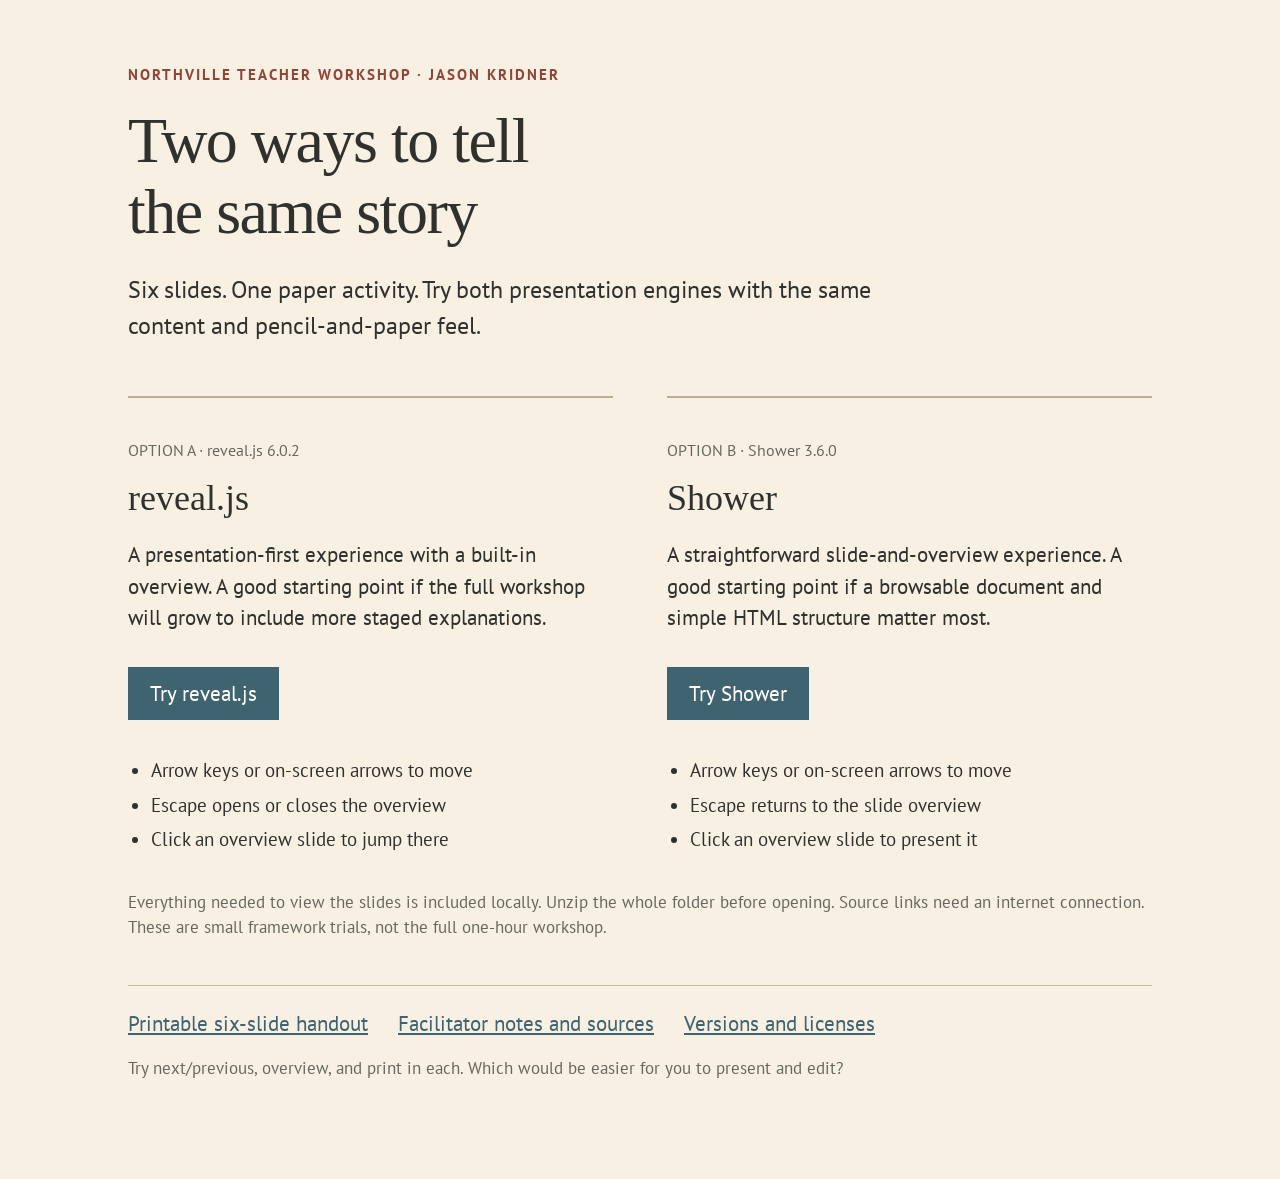
<file: www/spikes/index.html>
<!doctype html>
<html lang="en"><head><meta charset="utf-8"><meta name="viewport" content="width=device-width, initial-scale=1"><title>Mechanical Turk workshop · two HTML spikes</title><link rel="stylesheet" href="assets/pages.css"></head>
<body><main><p class="eyebrow">Northville teacher workshop · Jason Kridner</p><h1>Two ways to tell<br>the same story</h1><p class="intro">Six slides. One paper activity. Try both presentation engines with the same content and pencil-and-paper feel.</p><div class="choices"><section class="choice"><p class="version">OPTION A · reveal.js 6.0.2</p><h2>reveal.js</h2><p>A presentation-first experience with a built-in overview. A good starting point if the full workshop will grow to include more staged explanations.</p><a class="launch" href="reveal.html">Try reveal.js</a><ul><li>Arrow keys or on-screen arrows to move</li><li>Escape opens or closes the overview</li><li>Click an overview slide to jump there</li></ul></section><section class="choice"><p class="version">OPTION B · Shower 3.6.0</p><h2>Shower</h2><p>A straightforward slide-and-overview experience. A good starting point if a browsable document and simple HTML structure matter most.</p><a class="launch" href="shower.html">Try Shower</a><ul><li>Arrow keys or on-screen arrows to move</li><li>Escape returns to the slide overview</li><li>Click an overview slide to present it</li></ul></section></div><p class="minor">Everything needed to view the slides is included locally. Unzip the whole folder before opening. Source links need an internet connection. These are small framework trials, not the full one-hour workshop.</p><nav class="links"><a href="print.html">Printable six-slide handout</a><a href="notes.html">Facilitator notes and sources</a><a href="THIRD-PARTY-NOTICES.txt">Versions and licenses</a></nav><p class="minor">Try next/previous, overview, and print in each. Which would be easier for you to present and edit?</p></main></body></html>
</file>
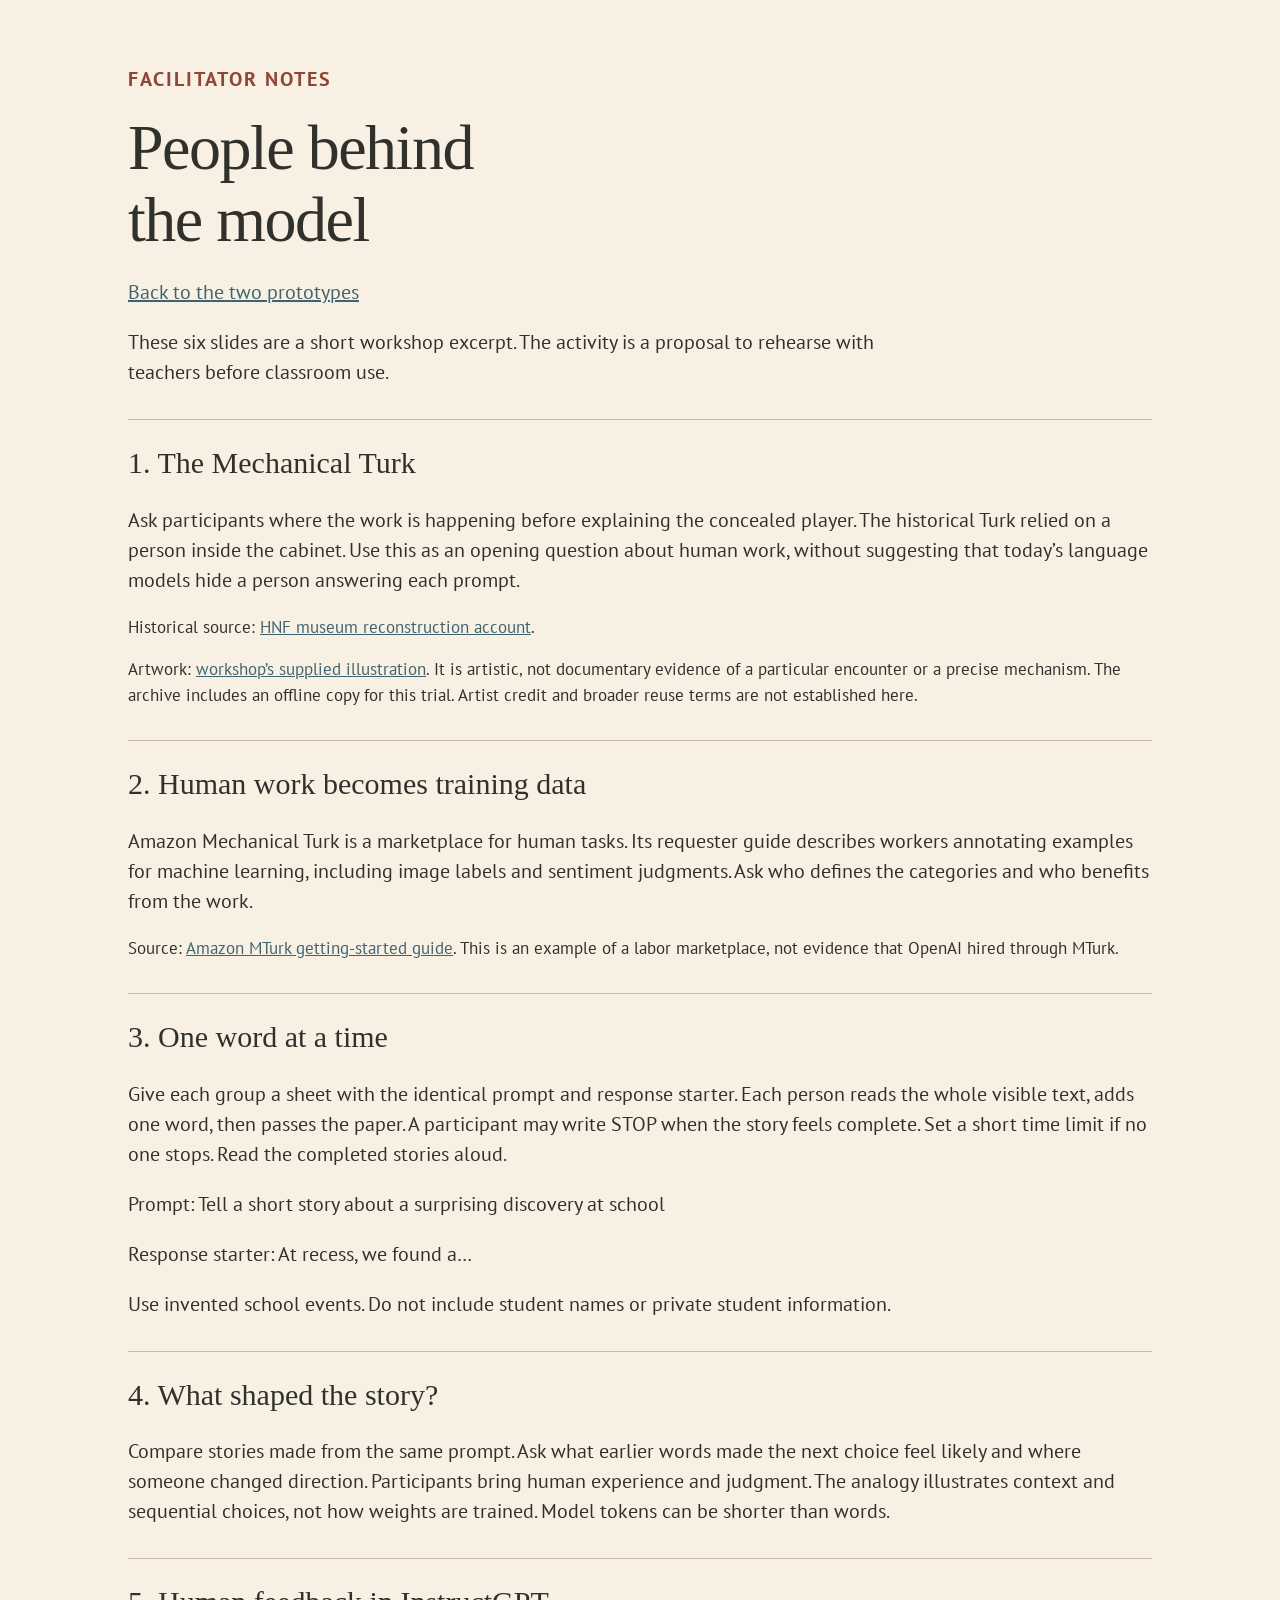
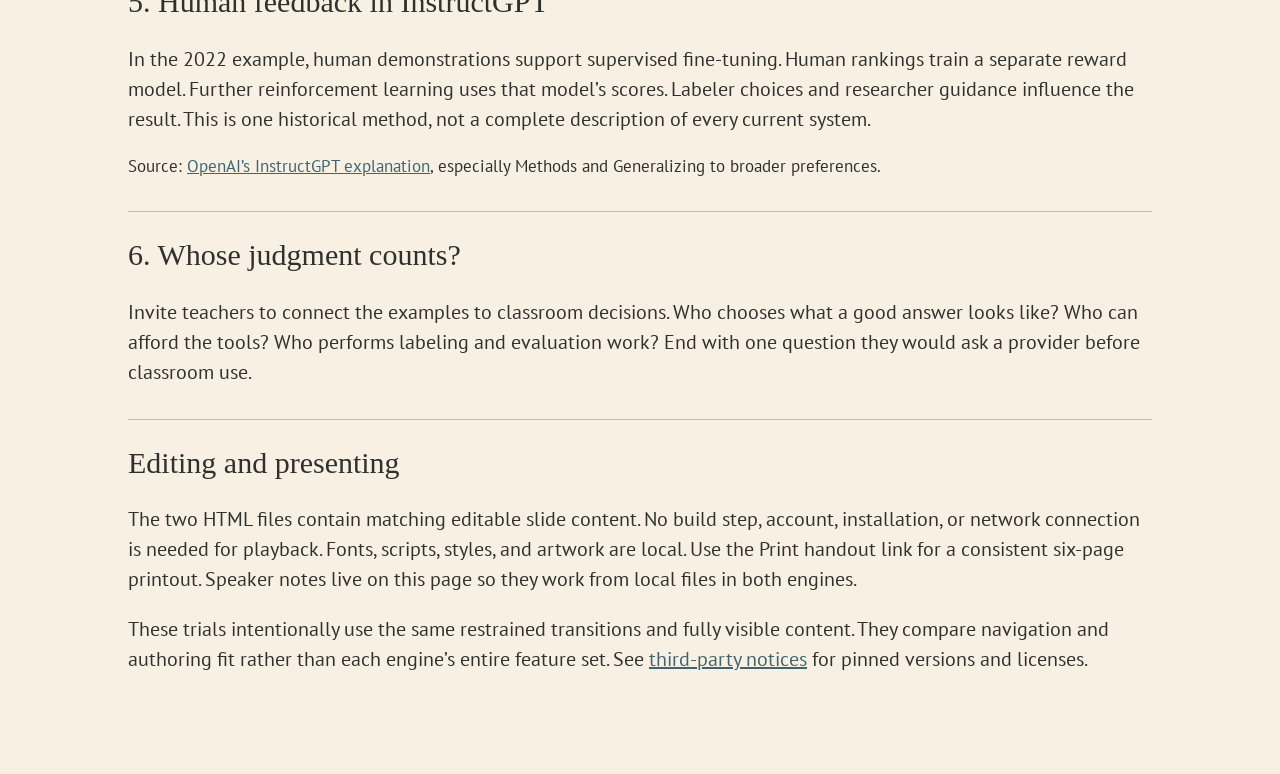
<file: www/spikes/notes.html>
<!doctype html>
<html lang="en"><head><meta charset="utf-8"><meta name="viewport" content="width=device-width, initial-scale=1"><title>Mechanical Turk workshop · notes and sources</title><link rel="stylesheet" href="assets/pages.css"></head><body><main class="notes"><p class="eyebrow">Facilitator notes</p><h1>People behind<br>the model</h1><p><a href="index.html">Back to the two prototypes</a></p><p class="intro">These six slides are a short workshop excerpt. The activity is a proposal to rehearse with teachers before classroom use.</p>
<section><h2>1. The Mechanical Turk</h2><p>Ask participants where the work is happening before explaining the concealed player. The historical Turk relied on a person inside the cabinet. Use this as an opening question about human work, without suggesting that today’s language models hide a person answering each prompt.</p><p class="source">Historical source: <a href="https://www.hnf.de/en/permanent-exhibition/exhibition-areas/the-mechanization-of-information-technology/early-automatons-miracles-of-technology/the-reconstruction-of-the-hnfs-chess-turk.html">HNF museum reconstruction account</a>.</p><p class="source">Artwork: <a href="https://ollama.openbeagle.org/mechanical-turk/uv/assets/mech-turk-pencil.png">workshop’s supplied illustration</a>. It is artistic, not documentary evidence of a particular encounter or a precise mechanism. The archive includes an offline copy for this trial. Artist credit and broader reuse terms are not established here.</p></section>
<section><h2>2. Human work becomes training data</h2><p>Amazon Mechanical Turk is a marketplace for human tasks. Its requester guide describes workers annotating examples for machine learning, including image labels and sentiment judgments. Ask who defines the categories and who benefits from the work.</p><p class="source">Source: <a href="https://requester.mturk.com/getting_started">Amazon MTurk getting-started guide</a>. This is an example of a labor marketplace, not evidence that OpenAI hired through MTurk.</p></section>
<section><h2>3. One word at a time</h2><p>Give each group a sheet with the identical prompt and response starter. Each person reads the whole visible text, adds one word, then passes the paper. A participant may write STOP when the story feels complete. Set a short time limit if no one stops. Read the completed stories aloud.</p><p>Prompt: Tell a short story about a surprising discovery at school</p><p>Response starter: At recess, we found a…</p><p>Use invented school events. Do not include student names or private student information.</p></section>
<section><h2>4. What shaped the story?</h2><p>Compare stories made from the same prompt. Ask what earlier words made the next choice feel likely and where someone changed direction. Participants bring human experience and judgment. The analogy illustrates context and sequential choices, not how weights are trained. Model tokens can be shorter than words.</p></section>
<section><h2>5. Human feedback in InstructGPT</h2><p>In the 2022 example, human demonstrations support supervised fine-tuning. Human rankings train a separate reward model. Further reinforcement learning uses that model’s scores. Labeler choices and researcher guidance influence the result. This is one historical method, not a complete description of every current system.</p><p class="source">Source: <a href="https://openai.com/index/instruction-following/">OpenAI’s InstructGPT explanation</a>, especially Methods and Generalizing to broader preferences.</p></section>
<section><h2>6. Whose judgment counts?</h2><p>Invite teachers to connect the examples to classroom decisions. Who chooses what a good answer looks like? Who can afford the tools? Who performs labeling and evaluation work? End with one question they would ask a provider before classroom use.</p></section>
<section><h2>Editing and presenting</h2><p>The two HTML files contain matching editable slide content. No build step, account, installation, or network connection is needed for playback. Fonts, scripts, styles, and artwork are local. Use the Print handout link for a consistent six-page printout. Speaker notes live on this page so they work from local files in both engines.</p><p>These trials intentionally use the same restrained transitions and fully visible content. They compare navigation and authoring fit rather than each engine’s entire feature set. See <a href="THIRD-PARTY-NOTICES.txt">third-party notices</a> for pinned versions and licenses.</p></section>
</main></body></html>
</file>
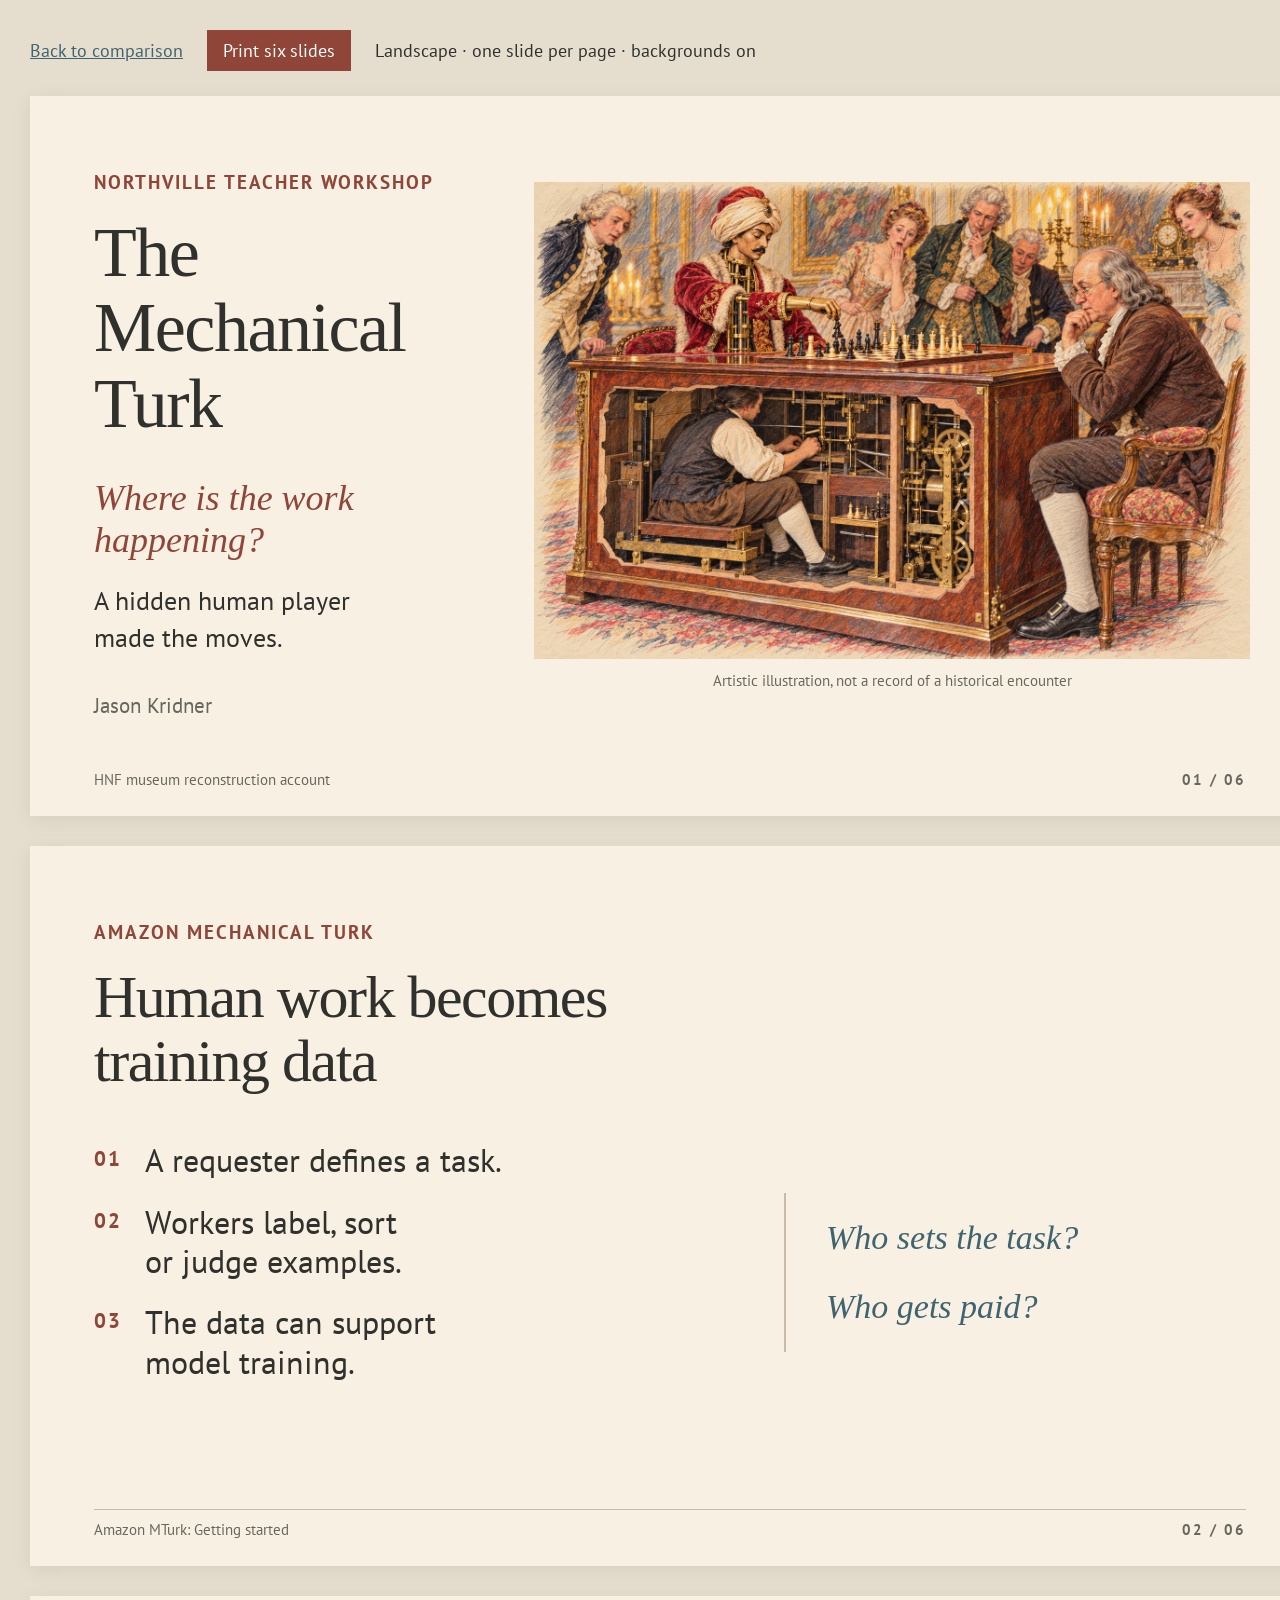
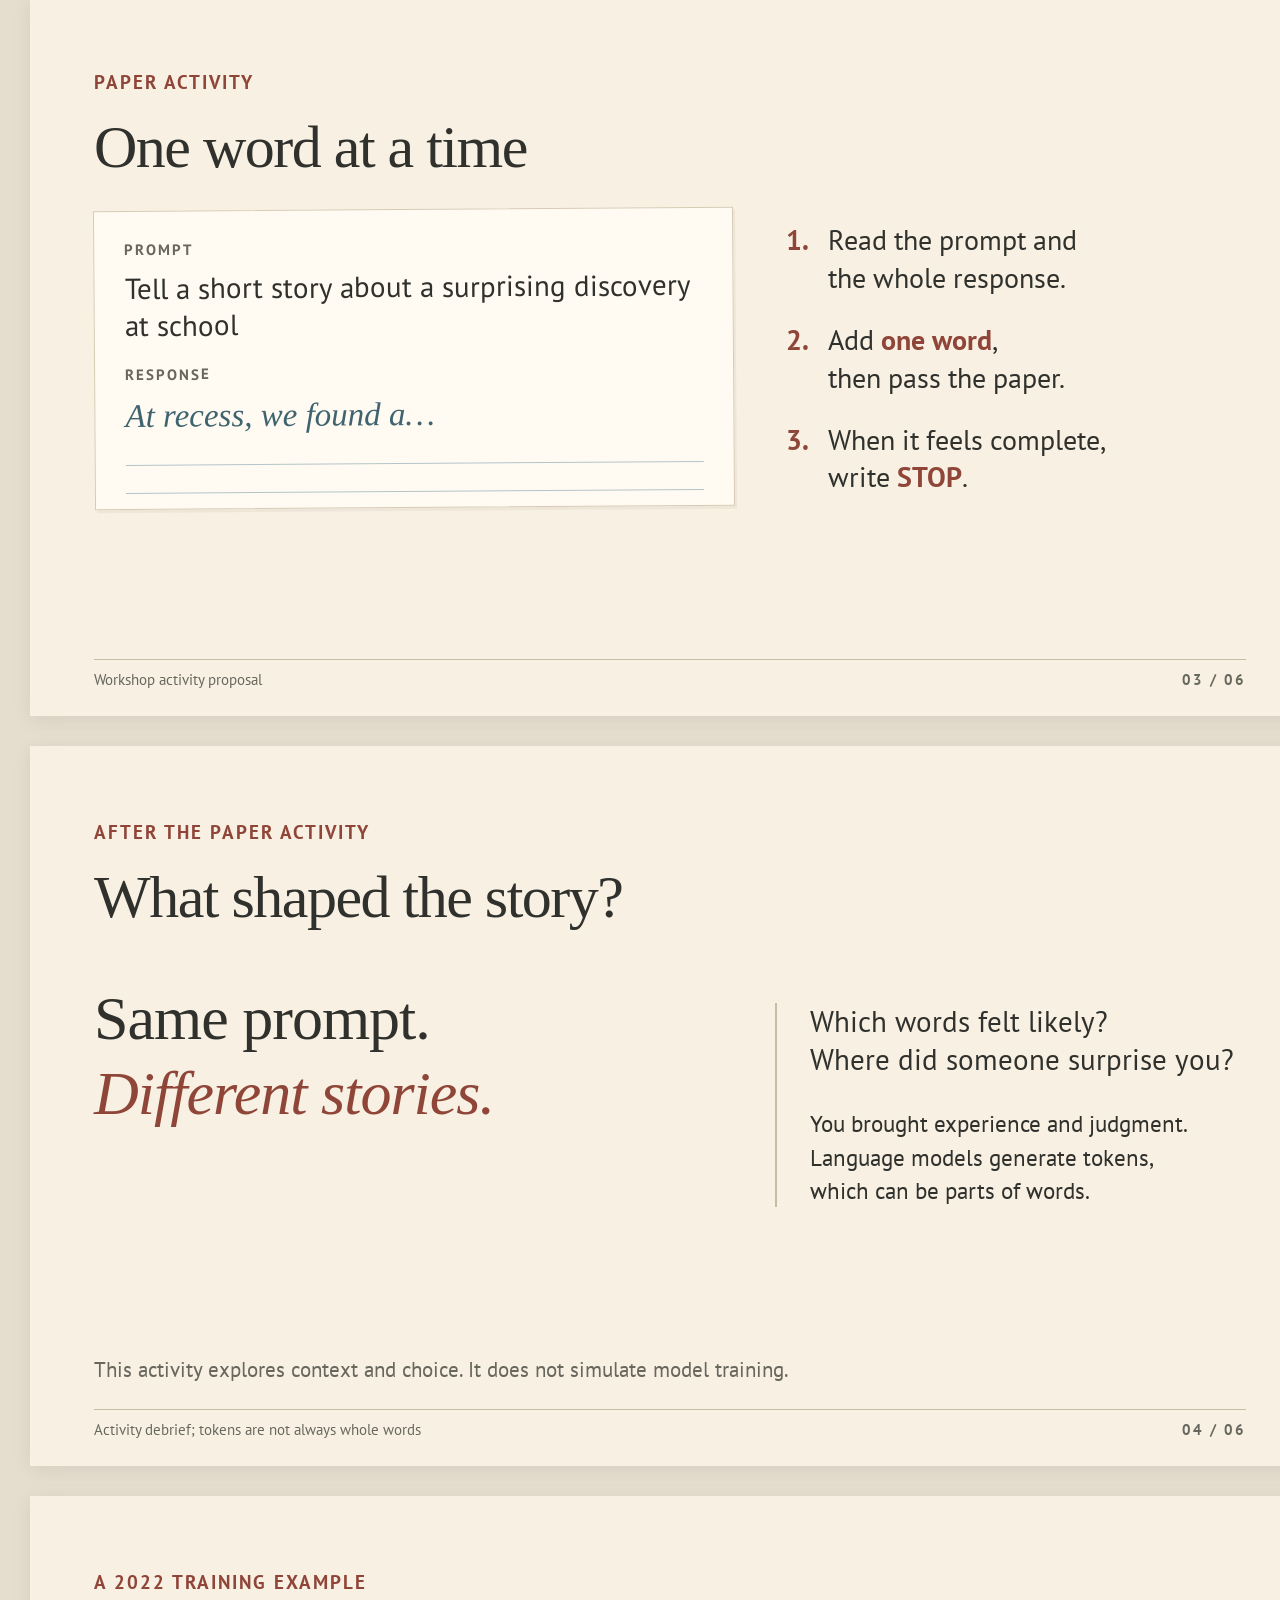
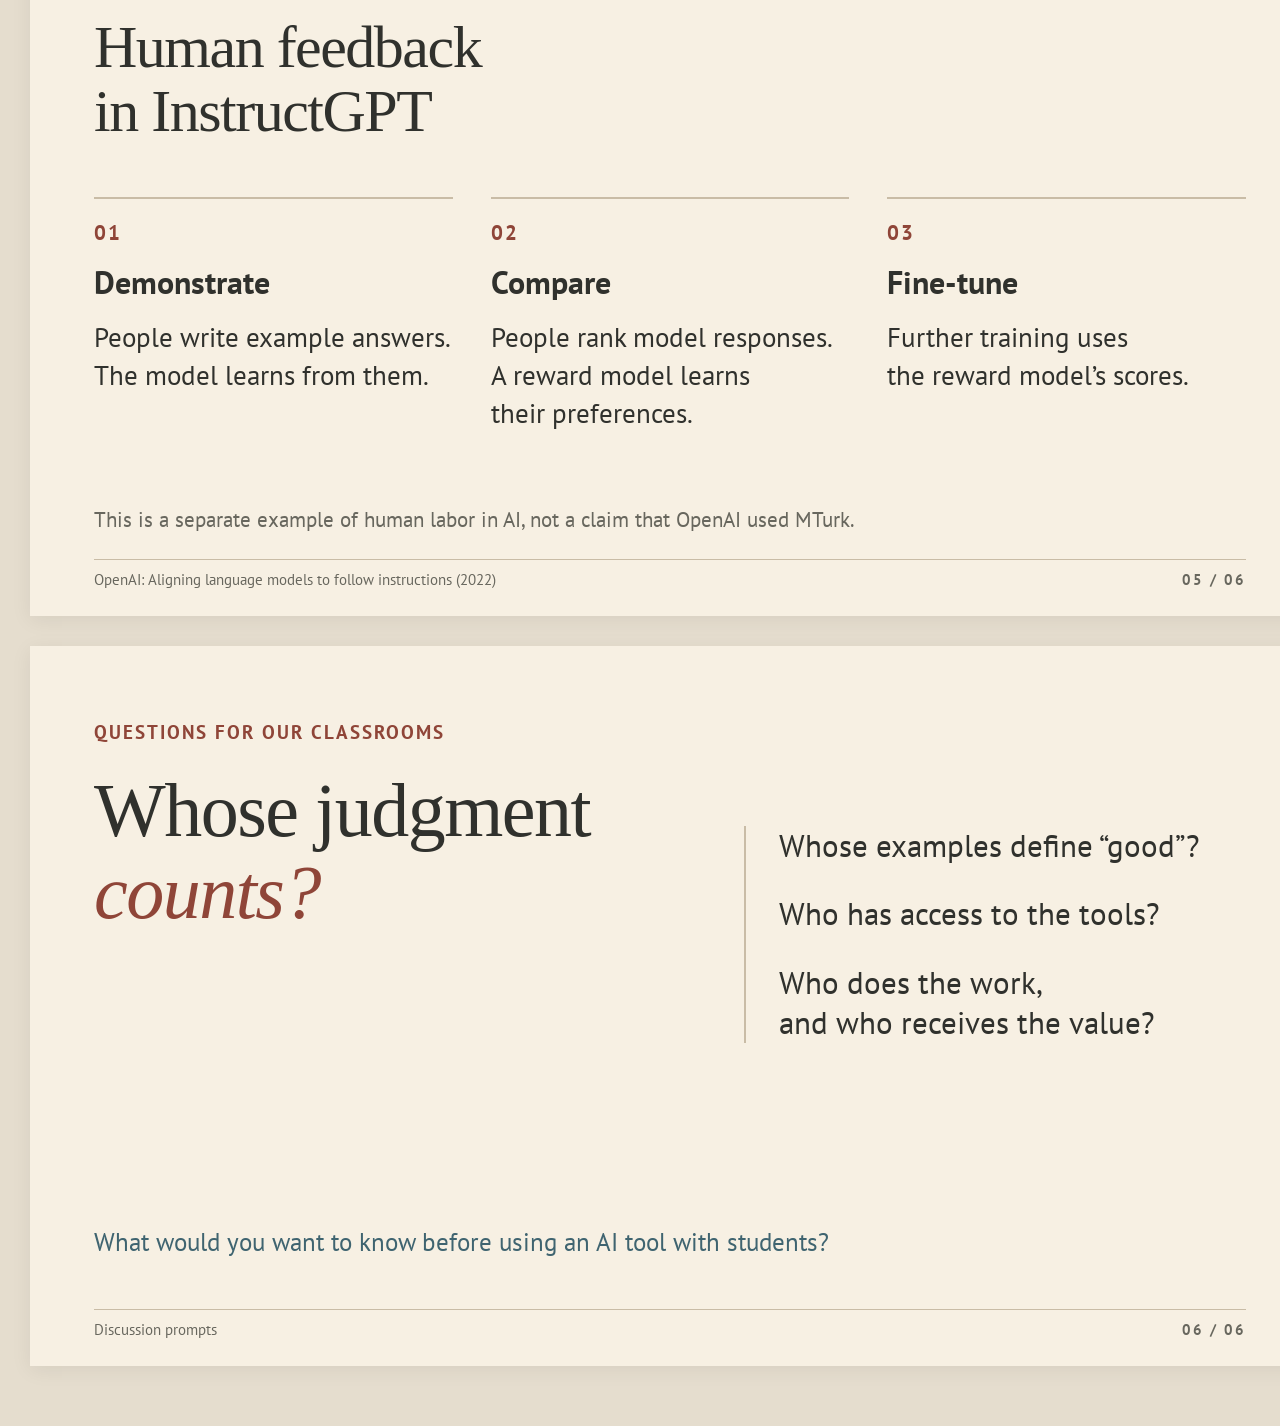
<file: www/spikes/print.html>
<!doctype html>
<html lang="en"><head><meta charset="utf-8"><meta name="viewport" content="width=device-width, initial-scale=1"><meta name="color-scheme" content="light"><title>Mechanical Turk workshop · printable handout</title><link rel="stylesheet" href="assets/workshop.css"></head><body class="print-page"><nav class="print-toolbar"><a href="index.html">Back to comparison</a><button type="button" id="print-button">Print six slides</button><span>Landscape · one slide per page · backgrounds on</span></nav><main><section class="slide workshop opening" id="the-turk" aria-label="1. The Mechanical Turk">
<div class="opening-copy"><p class="eyebrow">Northville teacher workshop</p><h2>The Mechanical<br>Turk</h2><p class="big-question">Where is the work<br>happening?</p><p class="small-copy">A hidden human player<br>made the moves.</p><p class="presenter">Jason Kridner</p></div><figure class="opening-art"><img src="assets/mech-turk-pencil.png" alt="Pencil-style illustration of a chess automaton, with a human operator visible inside the cabinet."><figcaption>Artistic illustration, not a record of a historical encounter</figcaption></figure>
<footer class="slide-footer"><span>HNF museum reconstruction account</span><span>01 / 06</span></footer>
</section>

<section class="slide workshop marketplace" id="human-work" aria-label="2. Human work becomes training data">
<p class="eyebrow">Amazon Mechanical Turk</p><h2>Human work becomes<br>training data</h2><div class="two-columns"><ol class="work-steps"><li><span class="step-number">01</span><div>A requester defines a task.</div></li><li><span class="step-number">02</span><div>Workers label, sort<br>or judge examples.</div></li><li><span class="step-number">03</span><div>The data can support<br>model training.</div></li></ol><div class="margin-thought"><p>Who sets the task?</p><p>Who gets paid?</p></div></div>
<footer class="slide-footer"><span>Amazon MTurk: Getting started</span><span>02 / 06</span></footer>
</section>

<section class="slide workshop activity" id="paper-story" aria-label="3. One word at a time">
<p class="eyebrow">Paper activity</p><h2>One word at a time</h2><div class="activity-layout"><div class="writing-paper"><p class="paper-label">PROMPT</p><p class="prompt">Tell a short story about a surprising discovery at school</p><p class="paper-label response-label">RESPONSE</p><p class="response">At recess, we found a…</p><p class="write-line" aria-hidden="true">&nbsp;</p><p class="write-line" aria-hidden="true">&nbsp;</p></div><ol class="activity-steps"><li>Read the prompt and<br>the whole response.</li><li>Add <strong>one word</strong>,<br>then pass the paper.</li><li>When it feels complete,<br>write <strong>STOP</strong>.</li></ol></div>
<footer class="slide-footer"><span>Workshop activity proposal</span><span>03 / 06</span></footer>
</section>

<section class="slide workshop debrief" id="debrief" aria-label="4. What shaped the story?">
<p class="eyebrow">After the paper activity</p><h2>What shaped the story?</h2><p class="large-line">Same prompt.<br><em>Different stories.</em></p><div class="reflection"><p>Which words felt likely?<br>Where did someone surprise you?</p><p class="small-copy">You brought experience and judgment.<br>Language models generate tokens,<br>which can be parts of words.</p></div><p class="caution">This activity explores context and choice. It does not simulate model training.</p>
<footer class="slide-footer"><span>Activity debrief; tokens are not always whole words</span><span>04 / 06</span></footer>
</section>

<section class="slide workshop training" id="instructgpt" aria-label="5. Human feedback in InstructGPT">
<p class="eyebrow">A 2022 training example</p><h2>Human feedback<br>in InstructGPT</h2><ol class="training-steps"><li><span class="step-number">01</span><h3>Demonstrate</h3><p>People write example answers.<br>The model learns from them.</p></li><li><span class="step-number">02</span><h3>Compare</h3><p>People rank model responses.<br>A reward model learns<br>their preferences.</p></li><li><span class="step-number">03</span><h3>Fine-tune</h3><p>Further training uses<br>the reward model’s scores.</p></li></ol><p class="caution">This is a separate example of human labor in AI, not a claim that OpenAI used MTurk.</p>
<footer class="slide-footer"><span>OpenAI: Aligning language models to follow instructions (2022)</span><span>05 / 06</span></footer>
</section>

<section class="slide workshop closing" id="whose-judgment" aria-label="6. Whose judgment counts?">
<p class="eyebrow">Questions for our classrooms</p><h2>Whose judgment<br><em>counts?</em></h2><div class="closing-questions"><p>Whose examples define “good”?</p><p>Who has access to the tools?</p><p>Who does the work,<br>and who receives the value?</p></div><p class="exit-question">What would you want to know before using an AI tool with students?</p>
<footer class="slide-footer"><span>Discussion prompts</span><span>06 / 06</span></footer>
</section></main><script src="assets/print-init.js"></script></body></html>
</file>
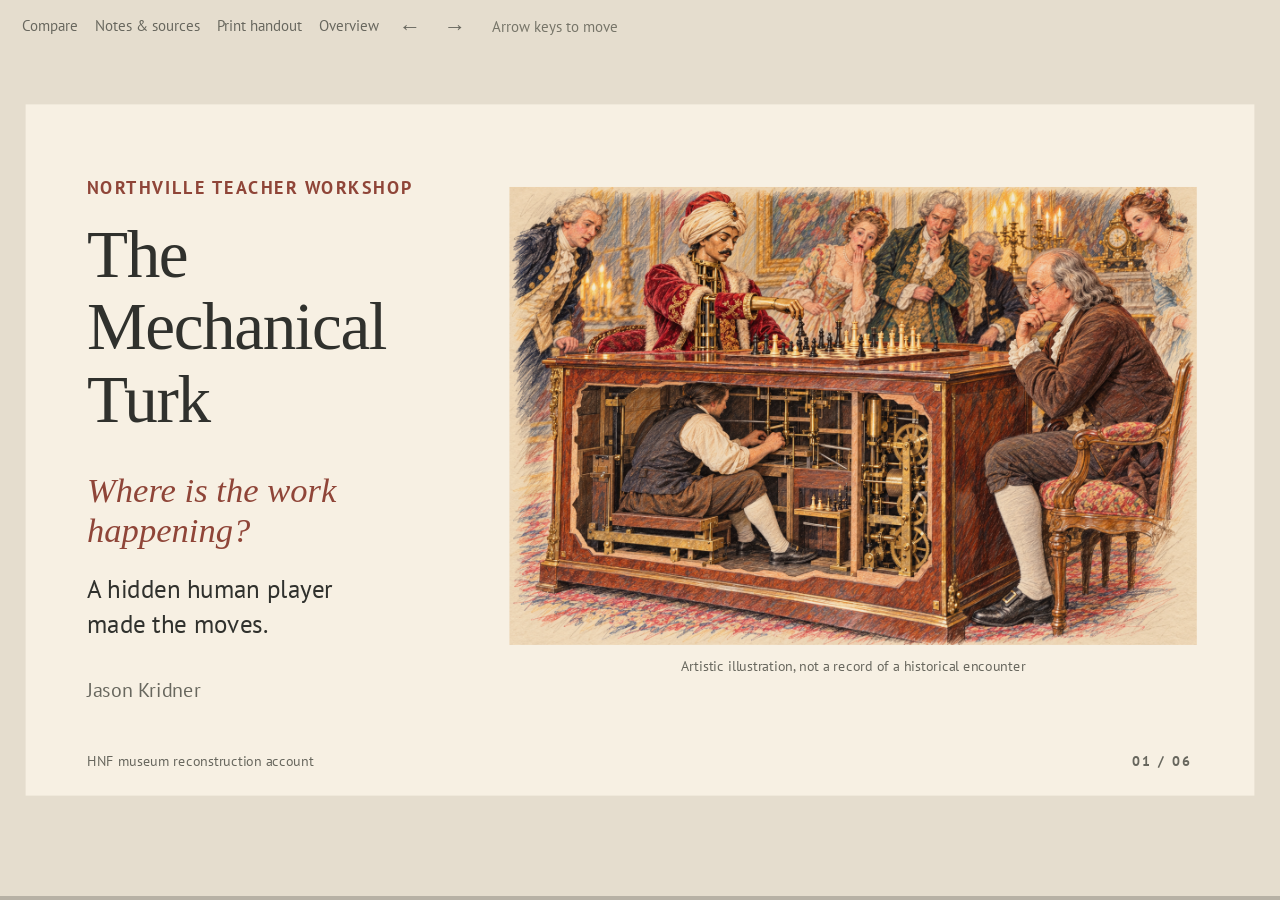
<file: www/spikes/reveal.html>
<!doctype html>
<html lang="en"><head><meta charset="utf-8"><meta name="viewport" content="width=device-width, initial-scale=1"><meta name="color-scheme" content="light"><title>Mechanical Turk workshop · reveal.js</title><link rel="stylesheet" href="vendor/reveal/reset.css"><link rel="stylesheet" href="vendor/reveal/reveal.css"><link rel="stylesheet" href="assets/workshop.css"></head><body class="reveal-page"><nav class="deck-toolbar" aria-label="Presentation controls"><a href="index.html">Compare</a><a href="notes.html">Notes &amp; sources</a><a href="print.html">Print handout</a><button type="button" id="overview">Overview</button><button type="button" id="previous" aria-label="Previous slide">←</button><button type="button" id="next" aria-label="Next slide">→</button><span class="keyboard-hint">Arrow keys to move</span></nav><div class="reveal"><div class="slides"><section class="slide workshop opening" id="the-turk" aria-label="1. The Mechanical Turk">
<div class="opening-copy"><p class="eyebrow">Northville teacher workshop</p><h2>The Mechanical<br>Turk</h2><p class="big-question">Where is the work<br>happening?</p><p class="small-copy">A hidden human player<br>made the moves.</p><p class="presenter">Jason Kridner</p></div><figure class="opening-art"><img src="assets/mech-turk-pencil.png" alt="Pencil-style illustration of a chess automaton, with a human operator visible inside the cabinet."><figcaption>Artistic illustration, not a record of a historical encounter</figcaption></figure>
<footer class="slide-footer"><span>HNF museum reconstruction account</span><span>01 / 06</span></footer>
</section>

<section class="slide workshop marketplace" id="human-work" aria-label="2. Human work becomes training data">
<p class="eyebrow">Amazon Mechanical Turk</p><h2>Human work becomes<br>training data</h2><div class="two-columns"><ol class="work-steps"><li><span class="step-number">01</span><div>A requester defines a task.</div></li><li><span class="step-number">02</span><div>Workers label, sort<br>or judge examples.</div></li><li><span class="step-number">03</span><div>The data can support<br>model training.</div></li></ol><div class="margin-thought"><p>Who sets the task?</p><p>Who gets paid?</p></div></div>
<footer class="slide-footer"><span>Amazon MTurk: Getting started</span><span>02 / 06</span></footer>
</section>

<section class="slide workshop activity" id="paper-story" aria-label="3. One word at a time">
<p class="eyebrow">Paper activity</p><h2>One word at a time</h2><div class="activity-layout"><div class="writing-paper"><p class="paper-label">PROMPT</p><p class="prompt">Tell a short story about a surprising discovery at school</p><p class="paper-label response-label">RESPONSE</p><p class="response">At recess, we found a…</p><p class="write-line" aria-hidden="true">&nbsp;</p><p class="write-line" aria-hidden="true">&nbsp;</p></div><ol class="activity-steps"><li>Read the prompt and<br>the whole response.</li><li>Add <strong>one word</strong>,<br>then pass the paper.</li><li>When it feels complete,<br>write <strong>STOP</strong>.</li></ol></div>
<footer class="slide-footer"><span>Workshop activity proposal</span><span>03 / 06</span></footer>
</section>

<section class="slide workshop debrief" id="debrief" aria-label="4. What shaped the story?">
<p class="eyebrow">After the paper activity</p><h2>What shaped the story?</h2><p class="large-line">Same prompt.<br><em>Different stories.</em></p><div class="reflection"><p>Which words felt likely?<br>Where did someone surprise you?</p><p class="small-copy">You brought experience and judgment.<br>Language models generate tokens,<br>which can be parts of words.</p></div><p class="caution">This activity explores context and choice. It does not simulate model training.</p>
<footer class="slide-footer"><span>Activity debrief; tokens are not always whole words</span><span>04 / 06</span></footer>
</section>

<section class="slide workshop training" id="instructgpt" aria-label="5. Human feedback in InstructGPT">
<p class="eyebrow">A 2022 training example</p><h2>Human feedback<br>in InstructGPT</h2><ol class="training-steps"><li><span class="step-number">01</span><h3>Demonstrate</h3><p>People write example answers.<br>The model learns from them.</p></li><li><span class="step-number">02</span><h3>Compare</h3><p>People rank model responses.<br>A reward model learns<br>their preferences.</p></li><li><span class="step-number">03</span><h3>Fine-tune</h3><p>Further training uses<br>the reward model’s scores.</p></li></ol><p class="caution">This is a separate example of human labor in AI, not a claim that OpenAI used MTurk.</p>
<footer class="slide-footer"><span>OpenAI: Aligning language models to follow instructions (2022)</span><span>05 / 06</span></footer>
</section>

<section class="slide workshop closing" id="whose-judgment" aria-label="6. Whose judgment counts?">
<p class="eyebrow">Questions for our classrooms</p><h2>Whose judgment<br><em>counts?</em></h2><div class="closing-questions"><p>Whose examples define “good”?</p><p>Who has access to the tools?</p><p>Who does the work,<br>and who receives the value?</p></div><p class="exit-question">What would you want to know before using an AI tool with students?</p>
<footer class="slide-footer"><span>Discussion prompts</span><span>06 / 06</span></footer>
</section></div></div><script src="vendor/reveal/reveal.js"></script><script src="assets/reveal-init.js"></script></body></html>
</file>
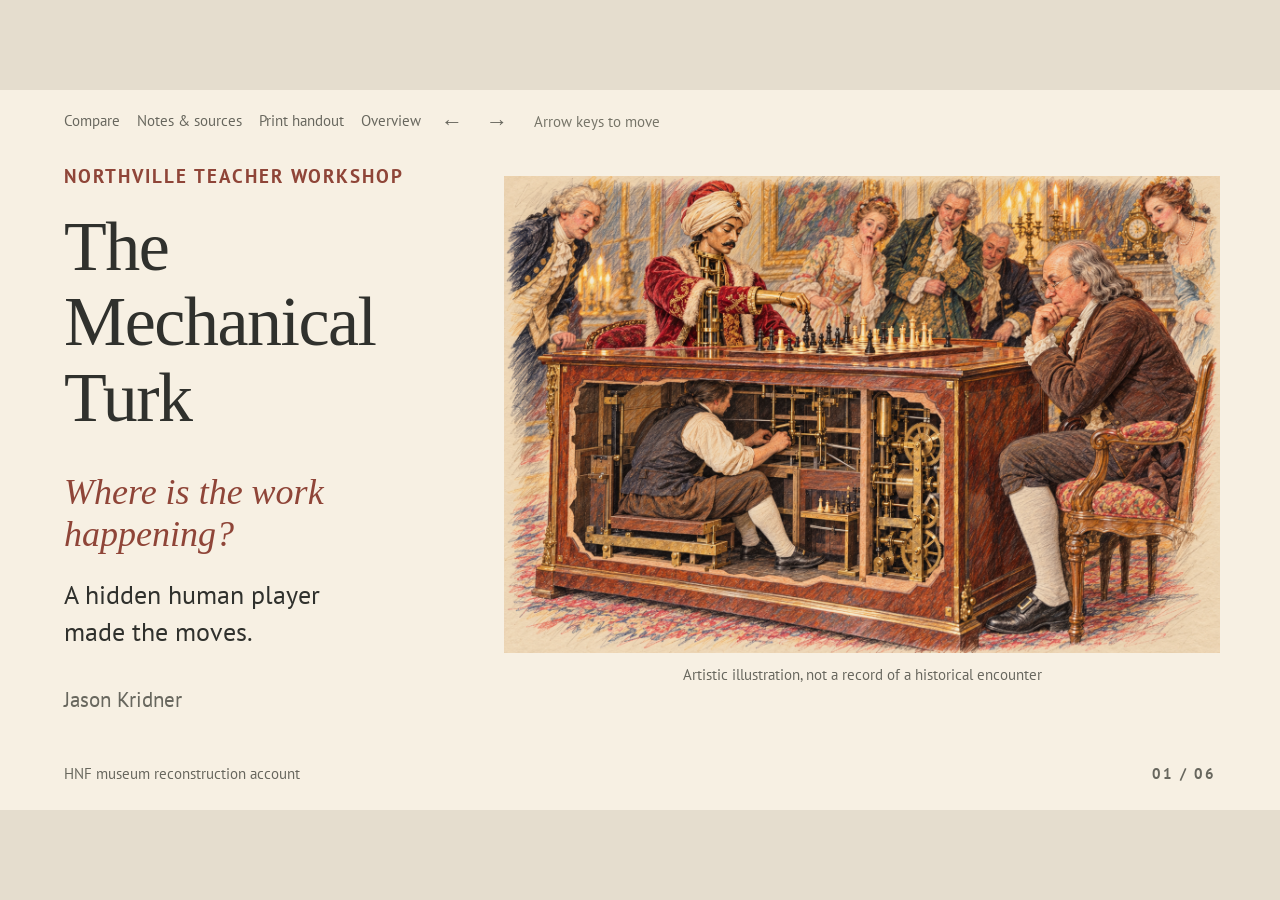
<file: www/spikes/shower.html>
<!doctype html>
<html lang="en"><head><meta charset="utf-8"><meta name="viewport" content="width=device-width, initial-scale=1"><meta name="color-scheme" content="light"><title>Mechanical Turk workshop · Shower</title><link rel="stylesheet" href="vendor/ribbon/styles/index.css"><link rel="stylesheet" href="assets/workshop.css"></head><body class="shower full"><nav class="deck-toolbar" aria-label="Presentation controls"><a href="index.html">Compare</a><a href="notes.html">Notes &amp; sources</a><a href="print.html">Print handout</a><button type="button" id="overview">Overview</button><button type="button" id="previous" aria-label="Previous slide">←</button><button type="button" id="next" aria-label="Next slide">→</button><span class="keyboard-hint">Arrow keys to move</span></nav><header class="caption"><h1>Mechanical Turk workshop</h1><p>Shower overview. Click a slide to present.</p></header><section class="slide workshop opening" id="the-turk" aria-label="1. The Mechanical Turk">
<div class="opening-copy"><p class="eyebrow">Northville teacher workshop</p><h2>The Mechanical<br>Turk</h2><p class="big-question">Where is the work<br>happening?</p><p class="small-copy">A hidden human player<br>made the moves.</p><p class="presenter">Jason Kridner</p></div><figure class="opening-art"><img src="assets/mech-turk-pencil.png" alt="Pencil-style illustration of a chess automaton, with a human operator visible inside the cabinet."><figcaption>Artistic illustration, not a record of a historical encounter</figcaption></figure>
<footer class="slide-footer"><span>HNF museum reconstruction account</span><span>01 / 06</span></footer>
</section>

<section class="slide workshop marketplace" id="human-work" aria-label="2. Human work becomes training data">
<p class="eyebrow">Amazon Mechanical Turk</p><h2>Human work becomes<br>training data</h2><div class="two-columns"><ol class="work-steps"><li><span class="step-number">01</span><div>A requester defines a task.</div></li><li><span class="step-number">02</span><div>Workers label, sort<br>or judge examples.</div></li><li><span class="step-number">03</span><div>The data can support<br>model training.</div></li></ol><div class="margin-thought"><p>Who sets the task?</p><p>Who gets paid?</p></div></div>
<footer class="slide-footer"><span>Amazon MTurk: Getting started</span><span>02 / 06</span></footer>
</section>

<section class="slide workshop activity" id="paper-story" aria-label="3. One word at a time">
<p class="eyebrow">Paper activity</p><h2>One word at a time</h2><div class="activity-layout"><div class="writing-paper"><p class="paper-label">PROMPT</p><p class="prompt">Tell a short story about a surprising discovery at school</p><p class="paper-label response-label">RESPONSE</p><p class="response">At recess, we found a…</p><p class="write-line" aria-hidden="true">&nbsp;</p><p class="write-line" aria-hidden="true">&nbsp;</p></div><ol class="activity-steps"><li>Read the prompt and<br>the whole response.</li><li>Add <strong>one word</strong>,<br>then pass the paper.</li><li>When it feels complete,<br>write <strong>STOP</strong>.</li></ol></div>
<footer class="slide-footer"><span>Workshop activity proposal</span><span>03 / 06</span></footer>
</section>

<section class="slide workshop debrief" id="debrief" aria-label="4. What shaped the story?">
<p class="eyebrow">After the paper activity</p><h2>What shaped the story?</h2><p class="large-line">Same prompt.<br><em>Different stories.</em></p><div class="reflection"><p>Which words felt likely?<br>Where did someone surprise you?</p><p class="small-copy">You brought experience and judgment.<br>Language models generate tokens,<br>which can be parts of words.</p></div><p class="caution">This activity explores context and choice. It does not simulate model training.</p>
<footer class="slide-footer"><span>Activity debrief; tokens are not always whole words</span><span>04 / 06</span></footer>
</section>

<section class="slide workshop training" id="instructgpt" aria-label="5. Human feedback in InstructGPT">
<p class="eyebrow">A 2022 training example</p><h2>Human feedback<br>in InstructGPT</h2><ol class="training-steps"><li><span class="step-number">01</span><h3>Demonstrate</h3><p>People write example answers.<br>The model learns from them.</p></li><li><span class="step-number">02</span><h3>Compare</h3><p>People rank model responses.<br>A reward model learns<br>their preferences.</p></li><li><span class="step-number">03</span><h3>Fine-tune</h3><p>Further training uses<br>the reward model’s scores.</p></li></ol><p class="caution">This is a separate example of human labor in AI, not a claim that OpenAI used MTurk.</p>
<footer class="slide-footer"><span>OpenAI: Aligning language models to follow instructions (2022)</span><span>05 / 06</span></footer>
</section>

<section class="slide workshop closing" id="whose-judgment" aria-label="6. Whose judgment counts?">
<p class="eyebrow">Questions for our classrooms</p><h2>Whose judgment<br><em>counts?</em></h2><div class="closing-questions"><p>Whose examples define “good”?</p><p>Who has access to the tools?</p><p>Who does the work,<br>and who receives the value?</p></div><p class="exit-question">What would you want to know before using an AI tool with students?</p>
<footer class="slide-footer"><span>Discussion prompts</span><span>06 / 06</span></footer>
</section><div class="progress" aria-hidden="true"></div><script src="vendor/shower/shower.js"></script><script src="assets/shower-init.js"></script></body></html>
</file>
<file: www/spikes/assets/pages.css>
@font-face{font-family:WorkshopSans;src:url('../vendor/ribbon/fonts/pt-sans-regular.woff2')}@font-face{font-family:WorkshopSans;src:url('../vendor/ribbon/fonts/pt-sans-bold.woff2');font-weight:700}*{box-sizing:border-box}body{background:#f7f0e3;color:#30312d;margin:0;font:21px/1.5 WorkshopSans,Arial,sans-serif}main{max-width:1100px;margin:auto;padding:64px 38px 80px}a{color:#3f6470}a:focus-visible{outline:3px solid #8f4538;outline-offset:5px}.eyebrow{color:#8f4538;font-size:15px;font-weight:700;letter-spacing:2px;text-transform:uppercase;margin:0 0 18px}h1,h2,h3{font-family:Georgia,serif;font-weight:400;line-height:1.12}h1{font-size:64px;letter-spacing:-1.5px;margin:0 0 22px}h2{font-size:36px;margin-top:0}h3{font-size:28px;margin-bottom:12px}.intro{font-size:24px;max-width:770px}.choices{display:grid;grid-template-columns:1fr 1fr;gap:54px;margin-top:52px}.choice{padding-top:24px;border-top:2px solid #bbae97}.version{font-size:16px;color:#68675e}.choice h2{margin:10px 0 20px}.launch{display:inline-block;background:#3f6470;color:#fff;text-decoration:none;padding:11px 22px;margin:12px 0 17px;font-size:21px}.choice ul{padding-left:23px;font-size:19px}.choice li+li{margin-top:6px}.minor{font-size:17px;color:#68675e}.links{border-top:1px solid #c9bca6;margin-top:44px;padding-top:22px;display:flex;gap:30px;flex-wrap:wrap}.notes section{border-top:1px solid #c9bca6;margin-top:32px;padding-top:26px}.notes h2{font-size:30px}.notes p,.notes li{font-size:20px}.notes li+li{margin-top:12px}.notes .source{font-size:17px}.notes code{font-size:18px}.intro strong{font-weight:400;color:#8f4538}@media(max-width:700px){main{padding:34px 24px}h1{font-size:43px}.choices{grid-template-columns:1fr;gap:25px}.intro{font-size:21px}}@media print{body{background:white}main{max-width:none;padding:20px}a{color:inherit}.launch{color:#30312d;background:none;padding:0}.links{display:none}}
</file>
<file: www/spikes/assets/workshop.css>
@font-face{font-family:WorkshopSans;src:url('../vendor/ribbon/fonts/pt-sans-regular.woff2') format('woff2');font-weight:400;font-style:normal;font-display:swap}
@font-face{font-family:WorkshopSans;src:url('../vendor/ribbon/fonts/pt-sans-bold.woff2') format('woff2');font-weight:700;font-style:normal;font-display:swap}
:root{--paper:#f7f0e3;--ink:#30312d;--muted:#68675e;--red:#8f4538;--blue:#3f6470;--rule:#c9bca6}
*{box-sizing:border-box}body{margin:0;background:#e5ddce;color:var(--ink);font-family:WorkshopSans,Arial,sans-serif}a{color:var(--blue)}button{font:inherit}a:focus-visible,button:focus-visible{outline:3px solid var(--red);outline-offset:5px}
.reveal-page{background:#e5ddce}.reveal{color:var(--ink);font-family:WorkshopSans,Arial,sans-serif;font-size:30px}.reveal .slides{text-align:left}.reveal .slides>section.workshop{height:720px;padding:74px 64px 60px}.reveal .slides section .fragment{opacity:1;visibility:visible}
.shower{--slide-width:1280px;--slide-ratio:calc(16 / 9);--slide-side:64px;--slide-gap:70px;--color-blue:var(--blue);--progress-size:4px;font:30px/1.35 WorkshopSans,Arial,sans-serif}.shower.full{background:#e5ddce}.shower.list{padding-top:55px;background:#e5ddce}.shower.list .caption{padding:30px 64px 0}.shower.list .deck-toolbar{position:fixed;top:0;left:0;background:var(--paper);width:100%;padding:12px 24px;z-index:100}.shower .progress{background:var(--red)}
.workshop{position:relative;width:1280px;height:720px;padding:74px 64px 60px;overflow:hidden;background:var(--paper);color:var(--ink);font:30px/1.35 WorkshopSans,Arial,sans-serif;text-align:left}.workshop::after{display:none!important}.workshop h2{margin:0;color:var(--ink);font-family:Georgia,'Times New Roman',serif;font-size:60px;font-weight:400;line-height:1.08;letter-spacing:-1.5px}.workshop h3{margin:0;font-size:32px;line-height:1.2;font-weight:700}.workshop p{margin:0}.workshop em{color:var(--red);font-style:italic}.workshop strong{color:var(--red);font-weight:700}.workshop .eyebrow{margin:0 0 19px;color:var(--red);font-size:19px;font-weight:700;letter-spacing:2px;text-transform:uppercase}.workshop ul,.workshop ol{display:block;margin:0;padding:0;list-style:none}.workshop li:before{display:none!important}.workshop img{display:block;max-width:none;max-height:none;margin:0;border:0;box-shadow:none}.workshop figure{margin:0}.workshop .small-copy{font-size:27px;line-height:1.4}.slide-footer{position:absolute;bottom:28px;left:64px;right:64px;display:flex;justify-content:space-between;align-items:center;border-top:1px solid var(--rule);padding-top:12px;color:var(--muted);font-size:15px;line-height:1.1}.slide-footer span:last-child{font-weight:700;letter-spacing:2px}.caution{position:absolute;bottom:83px;left:64px;right:64px;color:var(--muted);font-size:21px;line-height:1.3}
.opening-copy{position:relative;z-index:2;width:410px}.opening h2{font-size:70px}.opening .big-question{margin-top:37px;color:var(--red);font:italic 36px/1.15 Georgia,serif}.opening .small-copy{margin-top:22px;font-size:26px}.opening .presenter{margin-top:36px;color:var(--muted);font-size:21px}.opening-art{position:absolute;left:504px;top:86px;width:716px}.opening-art img{width:716px;height:auto;mix-blend-mode:multiply}.opening-art figcaption{margin:12px 0 0;text-align:center;color:var(--muted);font-size:15px}.opening .slide-footer{border-top:0}
.two-columns{display:grid;grid-template-columns:660px 1fr;gap:30px;margin-top:47px}.work-steps li{display:flex;gap:23px;align-items:flex-start;margin-bottom:22px;font-size:32px;line-height:1.23}.step-number{color:var(--red);font-size:21px;font-weight:700;letter-spacing:2px;line-height:1.7}.margin-thought{border-left:2px solid var(--rule);padding:25px 0 25px 40px;align-self:center;font:italic 34px/1.2 Georgia,serif;color:var(--blue)}.margin-thought p+p{margin-top:28px}
.activity h2{margin-bottom:30px}.activity-layout{display:grid;grid-template-columns:640px 1fr;gap:52px;align-items:start}.writing-paper{background:#fffbf2;border:1px solid #d7cbb6;padding:28px 30px 15px;box-shadow:2px 3px 0 #d6cbb744;transform:rotate(-.4deg)}.workshop .paper-label{font-size:15px;letter-spacing:2px;color:var(--muted);font-weight:700;margin-bottom:10px}.prompt{font-size:29px;line-height:1.25}.workshop .response-label{margin-top:22px}.workshop .response{font:italic 33px/1.3 Georgia,serif;color:var(--blue);white-space:nowrap}.workshop .write-line{height:28px;line-height:28px;border-bottom:1px solid #b4c4c8}.activity-steps{counter-reset:activity;padding-top:12px!important}.activity-steps li{position:relative;counter-increment:activity;font-size:28px;line-height:1.35;padding-left:42px;margin:0 0 24px}.activity-steps li::after{content:counter(activity)'.';position:absolute;left:0;top:0;font-weight:700;color:var(--red)}
.debrief h2{margin-bottom:52px}.workshop .large-line{font:62px/1.2 Georgia,serif;letter-spacing:-1px}.reflection{position:absolute;left:745px;right:64px;top:257px;border-left:2px solid var(--rule);padding-left:33px;font-size:29px;line-height:1.3}.reflection .small-copy{margin-top:29px;font-size:23px;line-height:1.45}
.training-steps{display:grid!important;grid-template-columns:1fr 1fr 1fr;gap:38px;margin-top:53px!important}.training-steps li{padding-top:16px;border-top:2px solid var(--rule)}.training-steps .step-number{display:block;margin-bottom:12px}.training-steps h3{margin-bottom:18px}.training-steps p{font-size:27px;line-height:1.4}
.closing h2{font-size:76px;margin-top:23px}.closing-questions{position:absolute;left:714px;right:65px;top:180px;padding-left:33px;border-left:2px solid var(--rule);font-size:31px;line-height:1.3}.closing-questions p+p{margin-top:28px}.workshop .exit-question{position:absolute;left:64px;right:64px;bottom:106px;font-size:25px;color:var(--blue)}
.deck-toolbar{position:fixed;z-index:100;top:13px;left:22px;display:flex;align-items:center;gap:17px;font:15px/1.2 WorkshopSans,Arial,sans-serif;color:var(--muted)}.deck-toolbar a,.deck-toolbar button{color:var(--muted);background:transparent;border:0;padding:3px 0;text-decoration:none;border-bottom:1px solid transparent;cursor:pointer}.deck-toolbar a:hover,.deck-toolbar button:hover{color:var(--red);border-bottom-color:currentColor}.deck-toolbar #previous,.deck-toolbar #next{font-size:22px;padding:0 3px}.keyboard-hint{margin-left:6px;color:#777569}.shower.full .deck-toolbar{position:absolute;top:18px;left:64px;font-size:15px}.shower.full .caption{display:none}.reveal .progress{color:var(--red);height:4px}.reveal.overview .slides section.workshop{cursor:pointer}
/* Shared printable layout works without scripts and without a web server. */
.print-page{padding:30px}.print-toolbar{max-width:1280px;margin:0 auto 25px;display:flex;gap:24px;align-items:center;font-size:18px}.print-toolbar button{background:var(--red);color:#fff;border:0;padding:9px 16px;cursor:pointer}.print-page main{max-width:1280px;margin:auto}.print-page .workshop{margin:0 0 30px;box-shadow:0 4px 20px #0001}.print-page .slide-footer{font-size:15px}
@page{size:13.333333in 7.5in;margin:0}
@media print{html,body{margin:0!important;padding:0!important;width:1280px!important;height:auto!important;overflow:visible!important;background:white!important;transform:none!important;position:static!important;print-color-adjust:exact;-webkit-print-color-adjust:exact}.deck-toolbar,.print-toolbar,.progress,.caption,.reveal .controls,.reveal .backgrounds,.reveal .pause-overlay,.reveal .aria-status{display:none!important}.reveal,.reveal .slides,.print-page main{display:block!important;position:static!important;top:auto!important;left:auto!important;width:1280px!important;height:auto!important;margin:0!important;padding:0!important;transform:none!important;perspective:none!important;overflow:visible!important}.workshop,.reveal .slides>section.workshop,.shower .slide{display:block!important;position:relative!important;top:auto!important;left:auto!important;right:auto!important;bottom:auto!important;width:1280px!important;height:720px!important;min-height:720px!important;margin:0!important;padding:74px 64px 60px!important;opacity:1!important;visibility:visible!important;transform:none!important;box-shadow:none!important;page-break-after:always;break-after:page;page-break-inside:avoid;overflow:hidden!important}.workshop:last-child{break-after:auto;page-break-after:auto}.slide-footer{display:flex!important}}
@media(prefers-reduced-motion:reduce){*,*::before,*::after{scroll-behavior:auto!important;transition:none!important;animation:none!important}}
/* Ribbon reserves footer elements for popovers; these are permanent citations. */
.shower .slide>footer.slide-footer{display:flex;position:absolute;top:auto;bottom:28px;left:64px;right:64px;padding:12px 0 0;background:transparent;transform:none;transition:none;z-index:1}
/* A clean print-only copy avoids reveal's generic print reset. */
.print-clone{display:none}
@media print{body.reveal-page>.reveal{display:none!important}body.reveal-page>.print-clone{display:block!important;width:1280px!important}.shower .slide>footer.slide-footer{display:flex!important}.speaker-notes,.speaker-notes-pdf{display:none!important}}
</file>
<file: www/spikes/vendor/reveal/reveal.css>
.reveal .stretch,.reveal .r-stretch{max-width:none;max-height:none}.reveal pre.stretch code,.reveal pre.r-stretch code{box-sizing:border-box;height:100%;max-height:100%}.reveal .r-fit-text{white-space:nowrap;display:inline-block}.reveal .r-stack{grid-template-rows:100%;display:grid}.reveal .r-stack>*{grid-area:1/1;margin:auto}.reveal .r-vstack,.reveal .r-hstack{display:flex}.reveal .r-vstack img,.reveal .r-vstack video,.reveal .r-hstack img,.reveal .r-hstack video{object-fit:contain;min-width:0;min-height:0}.reveal .r-vstack{flex-direction:column;justify-content:center;align-items:center}.reveal .r-hstack{flex-direction:row;justify-content:center;align-items:center}.reveal .items-stretch{align-items:stretch}.reveal .items-start{align-items:flex-start}.reveal .items-center{align-items:center}.reveal .items-end{align-items:flex-end}.reveal .justify-between{justify-content:space-between}.reveal .justify-around{justify-content:space-around}.reveal .justify-start{justify-content:flex-start}.reveal .justify-center{justify-content:center}.reveal .justify-end{justify-content:flex-end}html.reveal-full-page{width:100%;height:100vh;height:calc(var(--vh,1vh) * 100);height:100dvh;overflow:hidden}.reveal-viewport{color:#000;--r-controls-spacing:12px;--r-overlay-header-height:40px;--r-overlay-margin:0px;--r-overlay-padding:6px;--r-overlay-gap:5px;background-color:#fff;height:100%;margin:0;line-height:1;position:relative;overflow:hidden}@media screen and (width<=1024px),(height<=768px){.reveal-viewport{--r-overlay-header-height:26px}}.reveal-viewport:fullscreen{width:100%!important;height:100%!important;top:0!important;left:0!important;transform:none!important}.reveal .fragment{transition:all .2s}.reveal .fragment:not(.custom){opacity:0;visibility:hidden;will-change:opacity}.reveal .fragment.visible{opacity:1;visibility:inherit}.reveal .fragment.disabled{transition:none}.reveal .fragment.grow{opacity:1;visibility:inherit}.reveal .fragment.grow.visible{transform:scale(1.3)}.reveal .fragment.shrink{opacity:1;visibility:inherit}.reveal .fragment.shrink.visible{transform:scale(.7)}.reveal .fragment.zoom-in{transform:scale(.1)}.reveal .fragment.zoom-in.visible{transform:none}.reveal .fragment.fade-out{opacity:1;visibility:inherit}.reveal .fragment.fade-out.visible{opacity:0;visibility:hidden}.reveal .fragment.semi-fade-out{opacity:1;visibility:inherit}.reveal .fragment.semi-fade-out.visible{opacity:.5;visibility:inherit}.reveal .fragment.strike{opacity:1;visibility:inherit}.reveal .fragment.strike.visible{text-decoration:line-through}.reveal .fragment.fade-up{transform:translateY(40px)}.reveal .fragment.fade-up.visible{transform:translate(0)}.reveal .fragment.fade-down{transform:translateY(-40px)}.reveal .fragment.fade-down.visible{transform:translate(0)}.reveal .fragment.fade-right{transform:translate(-40px)}.reveal .fragment.fade-right.visible{transform:translate(0)}.reveal .fragment.fade-left{transform:translate(40px)}.reveal .fragment.fade-left.visible{transform:translate(0)}.reveal .fragment.fade-in-then-out,.reveal .fragment.current-visible{opacity:0;visibility:hidden}.reveal .fragment.fade-in-then-out.current-fragment,.reveal .fragment.current-visible.current-fragment{opacity:1;visibility:inherit}.reveal .fragment.fade-in-then-semi-out{opacity:0;visibility:hidden}.reveal .fragment.fade-in-then-semi-out.visible{opacity:.5;visibility:inherit}.reveal .fragment.fade-in-then-semi-out.current-fragment,.reveal .fragment.highlight-red,.reveal .fragment.highlight-current-red,.reveal .fragment.highlight-green,.reveal .fragment.highlight-current-green,.reveal .fragment.highlight-blue,.reveal .fragment.highlight-current-blue{opacity:1;visibility:inherit}.reveal .fragment.highlight-red.visible{color:#ff2c2d}.reveal .fragment.highlight-green.visible{color:#17ff2e}.reveal .fragment.highlight-blue.visible{color:#1b91ff}.reveal .fragment.highlight-current-red.current-fragment{color:#ff2c2d}.reveal .fragment.highlight-current-green.current-fragment{color:#17ff2e}.reveal .fragment.highlight-current-blue.current-fragment{color:#1b91ff}.reveal:after{content:"";font-style:italic}.reveal iframe{z-index:1}.reveal a{position:relative}@keyframes bounce-right{0%,10%,25%,40%,50%{transform:translate(0)}20%{transform:translate(10px)}30%{transform:translate(-5px)}}@keyframes bounce-left{0%,10%,25%,40%,50%{transform:translate(0)}20%{transform:translate(-10px)}30%{transform:translate(5px)}}@keyframes bounce-down{0%,10%,25%,40%,50%{transform:translateY(0)}20%{transform:translateY(10px)}30%{transform:translateY(-5px)}}.reveal .controls{top:auto;bottom:var(--r-controls-spacing);right:var(--r-controls-spacing);z-index:11;color:#000;pointer-events:none;font-size:10px;display:none;position:absolute;left:auto}.reveal .controls button{cursor:pointer;color:currentColor;z-index:2;pointer-events:auto;font-size:inherit;visibility:hidden;opacity:0;-webkit-appearance:none;-webkit-tap-highlight-color:#0000;background-color:#0000;border:0;outline:0;padding:0;transition:color .2s,opacity .2s,transform .2s;position:absolute;transform:scale(.9999)}.reveal .controls .controls-arrow:before,.reveal .controls .controls-arrow:after{content:"";transform-origin:.2em;will-change:transform;background-color:currentColor;border-radius:.25em;width:2.6em;height:.5em;transition:all .15s,background-color .8s;position:absolute;top:0;left:0}.reveal .controls .controls-arrow{width:3.6em;height:3.6em;position:relative}.reveal .controls .controls-arrow:before{transform:translate(.5em)translateY(1.55em)rotate(45deg)}.reveal .controls .controls-arrow:after{transform:translate(.5em)translateY(1.55em)rotate(-45deg)}.reveal .controls .controls-arrow:hover:before{transform:translate(.5em)translateY(1.55em)rotate(40deg)}.reveal .controls .controls-arrow:hover:after{transform:translate(.5em)translateY(1.55em)rotate(-40deg)}.reveal .controls .controls-arrow:active:before{transform:translate(.5em)translateY(1.55em)rotate(36deg)}.reveal .controls .controls-arrow:active:after{transform:translate(.5em)translateY(1.55em)rotate(-36deg)}.reveal .controls .navigate-left{bottom:3.2em;right:6.4em;transform:translate(-10px)}.reveal .controls .navigate-left.highlight{animation:2s ease-out 50 both bounce-left}.reveal .controls .navigate-right{bottom:3.2em;right:0;transform:translate(10px)}.reveal .controls .navigate-right .controls-arrow{transform:rotate(180deg)}.reveal .controls .navigate-right.highlight{animation:2s ease-out 50 both bounce-right}.reveal .controls .navigate-up{bottom:6.4em;right:3.2em;transform:translateY(-10px)}.reveal .controls .navigate-up .controls-arrow{transform:rotate(90deg)}.reveal .controls .navigate-down{padding-bottom:1.4em;bottom:-1.4em;right:3.2em;transform:translateY(10px)}.reveal .controls .navigate-down .controls-arrow{transform:rotate(-90deg)}.reveal .controls .navigate-down.highlight{animation:2s ease-out 50 both bounce-down}.reveal .controls[data-controls-back-arrows=faded] .navigate-up.enabled{opacity:.3}.reveal .controls[data-controls-back-arrows=faded] .navigate-up.enabled:hover{opacity:1}.reveal .controls[data-controls-back-arrows=hidden] .navigate-up.enabled{opacity:0;visibility:hidden}.reveal .controls .enabled{visibility:visible;opacity:.9;cursor:pointer;transform:none}.reveal .controls .enabled.fragmented{opacity:.5}.reveal .controls .enabled:hover,.reveal .controls .enabled.fragmented:hover{opacity:1}.reveal:not(.rtl) .controls[data-controls-back-arrows=faded] .navigate-left.enabled{opacity:.3}.reveal:not(.rtl) .controls[data-controls-back-arrows=faded] .navigate-left.enabled:hover{opacity:1}.reveal:not(.rtl) .controls[data-controls-back-arrows=hidden] .navigate-left.enabled{opacity:0;visibility:hidden}.reveal.rtl .controls[data-controls-back-arrows=faded] .navigate-right.enabled{opacity:.3}.reveal.rtl .controls[data-controls-back-arrows=faded] .navigate-right.enabled:hover{opacity:1}.reveal.rtl .controls[data-controls-back-arrows=hidden] .navigate-right.enabled{opacity:0;visibility:hidden}.reveal[data-navigation-mode=linear].has-horizontal-slides .navigate-up,.reveal[data-navigation-mode=linear].has-horizontal-slides .navigate-down{display:none}.reveal[data-navigation-mode=linear].has-horizontal-slides .navigate-left,.reveal:not(.has-vertical-slides) .controls .navigate-left{bottom:1.4em;right:5.5em}.reveal[data-navigation-mode=linear].has-horizontal-slides .navigate-right,.reveal:not(.has-vertical-slides) .controls .navigate-right{bottom:1.4em;right:.5em}.reveal:not(.has-horizontal-slides) .controls .navigate-up{bottom:5em;right:1.4em}.reveal:not(.has-horizontal-slides) .controls .navigate-down{bottom:.5em;right:1.4em}.reveal.has-dark-background .controls{color:#fff}.reveal.has-light-background .controls{color:#000}.reveal.no-hover .controls .controls-arrow:hover:before,.reveal.no-hover .controls .controls-arrow:active:before{transform:translate(.5em)translateY(1.55em)rotate(45deg)}.reveal.no-hover .controls .controls-arrow:hover:after,.reveal.no-hover .controls .controls-arrow:active:after{transform:translate(.5em)translateY(1.55em)rotate(-45deg)}@media screen and (width>=500px){.reveal-viewport{--r-controls-spacing:.8em}.reveal .controls[data-controls-layout=edges]{inset:0}.reveal .controls[data-controls-layout=edges] .navigate-left,.reveal .controls[data-controls-layout=edges] .navigate-right,.reveal .controls[data-controls-layout=edges] .navigate-up,.reveal .controls[data-controls-layout=edges] .navigate-down{bottom:auto;right:auto}.reveal .controls[data-controls-layout=edges] .navigate-left{top:50%;left:var(--r-controls-spacing);margin-top:-1.8em}.reveal .controls[data-controls-layout=edges] .navigate-right{top:50%;right:var(--r-controls-spacing);margin-top:-1.8em}.reveal .controls[data-controls-layout=edges] .navigate-up{top:var(--r-controls-spacing);margin-left:-1.8em;left:50%}.reveal .controls[data-controls-layout=edges] .navigate-down{bottom:calc(var(--r-controls-spacing) - 1.4em + .3em);margin-left:-1.8em;left:50%}}.reveal .progress{z-index:10;color:#fff;background-color:#0003;width:100%;height:3px;display:none;position:absolute;bottom:0;left:0}.reveal .progress:after{content:"";width:100%;height:10px;display:block;position:absolute;top:-10px}.reveal .progress span{transform-origin:0 0;background-color:currentColor;width:100%;height:100%;transition:transform .8s cubic-bezier(.26,.86,.44,.985);display:block;transform:scaleX(0)}.reveal .slide-number{z-index:31;color:#fff;background-color:#0006;padding:5px;font-family:Helvetica,sans-serif;font-size:12px;line-height:1;display:block;position:absolute;bottom:8px;right:8px}.reveal .slide-number a{color:currentColor}.reveal .slide-number-delimiter{margin:0 3px}.reveal{touch-action:pinch-zoom;width:100%;height:100%;position:relative;overflow:hidden}.reveal.embedded{touch-action:pan-y}.reveal.embedded.is-vertical-slide{touch-action:none}.reveal .slides{pointer-events:none;z-index:1;text-align:center;perspective:600px;perspective-origin:50% 40%;width:100%;height:100%;margin:auto;position:absolute;inset:0;overflow:visible}.reveal .slides>section{perspective:600px}.reveal .slides>section,.reveal .slides>section>section{pointer-events:auto;z-index:10;transform-style:flat;width:100%;transition:transform-origin .8s cubic-bezier(.26,.86,.44,.985),transform .8s cubic-bezier(.26,.86,.44,.985),visibility .8s cubic-bezier(.26,.86,.44,.985),opacity .8s cubic-bezier(.26,.86,.44,.985);display:none;position:absolute}.reveal[data-transition-speed=fast] .slides section{transition-duration:.4s}.reveal[data-transition-speed=slow] .slides section{transition-duration:1.2s}.reveal .slides section[data-transition-speed=fast]{transition-duration:.4s}.reveal .slides section[data-transition-speed=slow]{transition-duration:1.2s}.reveal .slides>section.stack{pointer-events:none;height:100%;padding-top:0;padding-bottom:0}.reveal .slides>section.present,.reveal .slides>section>section.present{z-index:11;opacity:1;display:block}.reveal .slides>section:empty,.reveal .slides>section>section:empty,.reveal .slides>section[data-background-interactive],.reveal .slides>section>section[data-background-interactive]{pointer-events:none}.reveal.center,.reveal.center .slides,.reveal.center .slides section{min-height:0!important}.reveal .slides>section:not(.present),.reveal .slides>section>section:not(.present){pointer-events:none}.reveal.overview .slides>section,.reveal.overview .slides>section>section{pointer-events:auto}.reveal .slides>section.past,.reveal .slides>section.future,.reveal .slides>section.past>section,.reveal .slides>section.future>section,.reveal .slides>section>section.past,.reveal .slides>section>section.future{opacity:0}.reveal .slides>section[data-transition=slide].past,.reveal .slides>section[data-transition~=slide-out].past,.reveal.slide .slides>section:not([data-transition]).past{transform:translate(-150%)}.reveal .slides>section[data-transition=slide].future,.reveal .slides>section[data-transition~=slide-in].future,.reveal.slide .slides>section:not([data-transition]).future{transform:translate(150%)}.reveal .slides>section>section[data-transition=slide].past,.reveal .slides>section>section[data-transition~=slide-out].past,.reveal.slide .slides>section>section:not([data-transition]).past{transform:translateY(-150%)}.reveal .slides>section>section[data-transition=slide].future,.reveal .slides>section>section[data-transition~=slide-in].future,.reveal.slide .slides>section>section:not([data-transition]).future{transform:translateY(150%)}.reveal .slides>section[data-transition=linear].past,.reveal .slides>section[data-transition~=linear-out].past,.reveal.linear .slides>section:not([data-transition]).past{transform:translate(-150%)}.reveal .slides>section[data-transition=linear].future,.reveal .slides>section[data-transition~=linear-in].future,.reveal.linear .slides>section:not([data-transition]).future{transform:translate(150%)}.reveal .slides>section>section[data-transition=linear].past,.reveal .slides>section>section[data-transition~=linear-out].past,.reveal.linear .slides>section>section:not([data-transition]).past{transform:translateY(-150%)}.reveal .slides>section>section[data-transition=linear].future,.reveal .slides>section>section[data-transition~=linear-in].future,.reveal.linear .slides>section>section:not([data-transition]).future{transform:translateY(150%)}.reveal .slides section[data-transition=default].stack,.reveal.default .slides section.stack{transform-style:preserve-3d}.reveal .slides>section[data-transition=default].past,.reveal .slides>section[data-transition~=default-out].past,.reveal.default .slides>section:not([data-transition]).past{transform:translate(-100%)rotateY(-90deg)translate(-100%)}.reveal .slides>section[data-transition=default].future,.reveal .slides>section[data-transition~=default-in].future,.reveal.default .slides>section:not([data-transition]).future{transform:translate(100%)rotateY(90deg)translate(100%)}.reveal .slides>section>section[data-transition=default].past,.reveal .slides>section>section[data-transition~=default-out].past,.reveal.default .slides>section>section:not([data-transition]).past{transform:translateY(-300px)rotateX(70deg)translateY(-300px)}.reveal .slides>section>section[data-transition=default].future,.reveal .slides>section>section[data-transition~=default-in].future,.reveal.default .slides>section>section:not([data-transition]).future{transform:translateY(300px)rotateX(-70deg)translateY(300px)}.reveal .slides section[data-transition=convex].stack,.reveal.convex .slides section.stack{transform-style:preserve-3d}.reveal .slides>section[data-transition=convex].past,.reveal .slides>section[data-transition~=convex-out].past,.reveal.convex .slides>section:not([data-transition]).past{transform:translate(-100%)rotateY(-90deg)translate(-100%)}.reveal .slides>section[data-transition=convex].future,.reveal .slides>section[data-transition~=convex-in].future,.reveal.convex .slides>section:not([data-transition]).future{transform:translate(100%)rotateY(90deg)translate(100%)}.reveal .slides>section>section[data-transition=convex].past,.reveal .slides>section>section[data-transition~=convex-out].past,.reveal.convex .slides>section>section:not([data-transition]).past{transform:translateY(-300px)rotateX(70deg)translateY(-300px)}.reveal .slides>section>section[data-transition=convex].future,.reveal .slides>section>section[data-transition~=convex-in].future,.reveal.convex .slides>section>section:not([data-transition]).future{transform:translateY(300px)rotateX(-70deg)translateY(300px)}.reveal .slides section[data-transition=concave].stack,.reveal.concave .slides section.stack{transform-style:preserve-3d}.reveal .slides>section[data-transition=concave].past,.reveal .slides>section[data-transition~=concave-out].past,.reveal.concave .slides>section:not([data-transition]).past{transform:translate(-100%)rotateY(90deg)translate(-100%)}.reveal .slides>section[data-transition=concave].future,.reveal .slides>section[data-transition~=concave-in].future,.reveal.concave .slides>section:not([data-transition]).future{transform:translate(100%)rotateY(-90deg)translate(100%)}.reveal .slides>section>section[data-transition=concave].past,.reveal .slides>section>section[data-transition~=concave-out].past,.reveal.concave .slides>section>section:not([data-transition]).past{transform:translateY(-80%)rotateX(-70deg)translateY(-80%)}.reveal .slides>section>section[data-transition=concave].future,.reveal .slides>section>section[data-transition~=concave-in].future,.reveal.concave .slides>section>section:not([data-transition]).future{transform:translateY(80%)rotateX(70deg)translateY(80%)}.reveal .slides section[data-transition=zoom],.reveal.zoom .slides section:not([data-transition]){transition-timing-function:ease}.reveal .slides>section[data-transition=zoom].past,.reveal .slides>section[data-transition~=zoom-out].past,.reveal.zoom .slides>section:not([data-transition]).past{visibility:hidden;transform:scale(16)}.reveal .slides>section[data-transition=zoom].future,.reveal .slides>section[data-transition~=zoom-in].future,.reveal.zoom .slides>section:not([data-transition]).future{visibility:hidden;transform:scale(.2)}.reveal .slides>section>section[data-transition=zoom].past,.reveal .slides>section>section[data-transition~=zoom-out].past,.reveal.zoom .slides>section>section:not([data-transition]).past{transform:scale(16)}.reveal .slides>section>section[data-transition=zoom].future,.reveal .slides>section>section[data-transition~=zoom-in].future,.reveal.zoom .slides>section>section:not([data-transition]).future{transform:scale(.2)}.reveal.cube .slides{perspective:1300px}.reveal.cube .slides section{backface-visibility:hidden;box-sizing:border-box;min-height:700px;transform-style:preserve-3d;padding:30px}.reveal.center.cube .slides section{min-height:0}.reveal.cube .slides section:not(.stack):before{content:"";background:#0000001a;border-radius:4px;width:100%;height:100%;display:block;position:absolute;top:0;left:0;transform:translateZ(-20px)}.reveal.cube .slides section:not(.stack):after{content:"";z-index:1;background:0 0;border-radius:4px;width:90%;height:30px;display:block;position:absolute;bottom:0;left:5%;transform:translateZ(-90px)rotateX(65deg);box-shadow:0 95px 25px #0003}.reveal.cube .slides>section.stack{background:0 0;padding:0}.reveal.cube .slides>section.past{transform-origin:100% 0;transform:translate(-100%)rotateY(-90deg)}.reveal.cube .slides>section.future{transform-origin:0 0;transform:translate(100%)rotateY(90deg)}.reveal.cube .slides>section>section.past{transform-origin:0 100%;transform:translateY(-100%)rotateX(90deg)}.reveal.cube .slides>section>section.future{transform-origin:0 0;transform:translateY(100%)rotateX(-90deg)}.reveal.page .slides{perspective-origin:0%;perspective:3000px}.reveal.page .slides section{box-sizing:border-box;min-height:700px;transform-style:preserve-3d;padding:30px}.reveal.page .slides section.past{z-index:12}.reveal.page .slides section:not(.stack):before{content:"";background:#0000001a;width:100%;height:100%;display:block;position:absolute;top:0;left:0;transform:translateZ(-20px)}.reveal.page .slides section:not(.stack):after{content:"";z-index:1;background:0 0;border-radius:4px;width:90%;height:30px;display:block;position:absolute;bottom:0;left:5%;transform:translateZ(-90px)rotateX(65deg);box-shadow:0 95px 25px #0003}.reveal.page .slides>section.stack{background:0 0;padding:0}.reveal.page .slides>section.past{transform-origin:0 0;transform:translate(-40%)rotateY(-80deg)}.reveal.page .slides>section.future{transform-origin:100% 0;transform:translate(0,0)}.reveal.page .slides>section>section.past{transform-origin:0 0;transform:translateY(-40%)rotateX(80deg)}.reveal.page .slides>section>section.future{transform-origin:0 100%;transform:translate(0,0)}.reveal .slides section[data-transition=fade],.reveal.fade .slides section:not([data-transition]),.reveal.fade .slides>section>section:not([data-transition]){transition:opacity .5s;transform:none}.reveal.fade.overview .slides section,.reveal.fade.overview .slides>section>section{transition:none}.reveal .slides section[data-transition=none],.reveal.none .slides section:not([data-transition]){transition:none;transform:none}.reveal .pause-overlay{visibility:hidden;opacity:0;z-index:100;background:#000;width:100%;height:100%;transition:all 1s;position:absolute;top:0;left:0}.reveal .pause-overlay .resume-button{color:#ccc;cursor:pointer;background:0 0;border:2px solid #ccc;border-radius:2px;padding:6px 14px;font-size:16px;position:absolute;bottom:20px;right:20px}.reveal .pause-overlay .resume-button:hover{color:#fff;border-color:#fff}.reveal.paused .pause-overlay{visibility:visible;opacity:1}.reveal .no-transition,.reveal .no-transition *,.reveal .slides.disable-slide-transitions section{transition:none!important}.reveal .slides.disable-slide-transitions section{transform:none!important}.reveal .backgrounds{perspective:600px;width:100%;height:100%;position:absolute;top:0;left:0}.reveal .slide-background{opacity:0;visibility:hidden;background-color:#0000;width:100%;height:100%;transition:all .8s cubic-bezier(.26,.86,.44,.985);display:none;position:absolute;overflow:hidden}.reveal .slide-background-content{background-position:50%;background-repeat:no-repeat;background-size:cover;width:100%;height:100%;position:absolute}.reveal .slide-background.stack{display:block}.reveal .slide-background.present{opacity:1;visibility:visible;z-index:2}.print-pdf .reveal .slide-background{opacity:1!important;visibility:visible!important}.reveal .slide-background video{object-fit:cover;width:100%;max-width:none;height:100%;max-height:none;position:absolute;top:0;left:0}.reveal .slide-background[data-background-size=contain] video{object-fit:contain}.reveal[data-background-transition=none]>.backgrounds .slide-background:not([data-background-transition]),.reveal>.backgrounds .slide-background[data-background-transition=none]{transition:none}.reveal[data-background-transition=slide]>.backgrounds .slide-background:not([data-background-transition]),.reveal>.backgrounds .slide-background[data-background-transition=slide]{opacity:1}.reveal[data-background-transition=slide]>.backgrounds .slide-background.past:not([data-background-transition]),.reveal>.backgrounds .slide-background.past[data-background-transition=slide]{transform:translate(-100%)}.reveal[data-background-transition=slide]>.backgrounds .slide-background.future:not([data-background-transition]),.reveal>.backgrounds .slide-background.future[data-background-transition=slide]{transform:translate(100%)}.reveal[data-background-transition=slide]>.backgrounds .slide-background>.slide-background.past:not([data-background-transition]),.reveal>.backgrounds .slide-background>.slide-background.past[data-background-transition=slide]{transform:translateY(-100%)}.reveal[data-background-transition=slide]>.backgrounds .slide-background>.slide-background.future:not([data-background-transition]),.reveal>.backgrounds .slide-background>.slide-background.future[data-background-transition=slide]{transform:translateY(100%)}.reveal[data-background-transition=convex]>.backgrounds .slide-background.past:not([data-background-transition]),.reveal>.backgrounds .slide-background.past[data-background-transition=convex]{opacity:0;transform:translate(-100%)rotateY(-90deg)translate(-100%)}.reveal[data-background-transition=convex]>.backgrounds .slide-background.future:not([data-background-transition]),.reveal>.backgrounds .slide-background.future[data-background-transition=convex]{opacity:0;transform:translate(100%)rotateY(90deg)translate(100%)}.reveal[data-background-transition=convex]>.backgrounds .slide-background>.slide-background.past:not([data-background-transition]),.reveal>.backgrounds .slide-background>.slide-background.past[data-background-transition=convex]{opacity:0;transform:translateY(-100%)rotateX(90deg)translateY(-100%)}.reveal[data-background-transition=convex]>.backgrounds .slide-background>.slide-background.future:not([data-background-transition]),.reveal>.backgrounds .slide-background>.slide-background.future[data-background-transition=convex]{opacity:0;transform:translateY(100%)rotateX(-90deg)translateY(100%)}.reveal[data-background-transition=concave]>.backgrounds .slide-background.past:not([data-background-transition]),.reveal>.backgrounds .slide-background.past[data-background-transition=concave]{opacity:0;transform:translate(-100%)rotateY(90deg)translate(-100%)}.reveal[data-background-transition=concave]>.backgrounds .slide-background.future:not([data-background-transition]),.reveal>.backgrounds .slide-background.future[data-background-transition=concave]{opacity:0;transform:translate(100%)rotateY(-90deg)translate(100%)}.reveal[data-background-transition=concave]>.backgrounds .slide-background>.slide-background.past:not([data-background-transition]),.reveal>.backgrounds .slide-background>.slide-background.past[data-background-transition=concave]{opacity:0;transform:translateY(-100%)rotateX(-90deg)translateY(-100%)}.reveal[data-background-transition=concave]>.backgrounds .slide-background>.slide-background.future:not([data-background-transition]),.reveal>.backgrounds .slide-background>.slide-background.future[data-background-transition=concave]{opacity:0;transform:translateY(100%)rotateX(90deg)translateY(100%)}.reveal[data-background-transition=zoom]>.backgrounds .slide-background:not([data-background-transition]),.reveal>.backgrounds .slide-background[data-background-transition=zoom]{transition-timing-function:ease}.reveal[data-background-transition=zoom]>.backgrounds .slide-background.past:not([data-background-transition]),.reveal>.backgrounds .slide-background.past[data-background-transition=zoom]{opacity:0;visibility:hidden;transform:scale(16)}.reveal[data-background-transition=zoom]>.backgrounds .slide-background.future:not([data-background-transition]),.reveal>.backgrounds .slide-background.future[data-background-transition=zoom]{opacity:0;visibility:hidden;transform:scale(.2)}.reveal[data-background-transition=zoom]>.backgrounds .slide-background>.slide-background.past:not([data-background-transition]),.reveal>.backgrounds .slide-background>.slide-background.past[data-background-transition=zoom]{opacity:0;visibility:hidden;transform:scale(16)}.reveal[data-background-transition=zoom]>.backgrounds .slide-background>.slide-background.future:not([data-background-transition]),.reveal>.backgrounds .slide-background>.slide-background.future[data-background-transition=zoom]{opacity:0;visibility:hidden;transform:scale(.2)}.reveal[data-transition-speed=fast]>.backgrounds .slide-background{transition-duration:.4s}.reveal[data-transition-speed=slow]>.backgrounds .slide-background{transition-duration:1.2s}.reveal [data-auto-animate-target^=unmatched]{will-change:opacity}.reveal section[data-auto-animate]:not(.stack):not([data-auto-animate=running]) [data-auto-animate-target^=unmatched]{opacity:0}.reveal.overview{perspective-origin:50%;perspective:700px}.reveal.overview .slides section{cursor:pointer;box-sizing:border-box;height:100%;overflow:hidden;opacity:1!important;visibility:visible!important;top:0!important}.reveal.overview .slides section:hover,.reveal.overview .slides section.present{outline-offset:10px;outline:10px solid #96969699}.reveal.overview .slides section.present{outline:10px solid var(--r-link-color)}.reveal.overview .slides section .fragment{opacity:1;transition:none}.reveal.overview .slides section:after,.reveal.overview .slides section:before{display:none!important}.reveal.overview .slides>section.stack{background:0 0;outline:none;padding:0;overflow:visible;top:0!important}.reveal.overview .backgrounds{perspective:inherit}.reveal.overview .backgrounds .slide-background{opacity:1;visibility:visible;outline-offset:10px;outline:10px solid #9696961a}.reveal.overview .backgrounds .slide-background.stack{overflow:visible}.reveal.overview .slides section,.reveal.overview-deactivating .slides section,.reveal.overview .backgrounds .slide-background,.reveal.overview-deactivating .backgrounds .slide-background{transition:none}.reveal.rtl .slides,.reveal.rtl .slides h1,.reveal.rtl .slides h2,.reveal.rtl .slides h3,.reveal.rtl .slides h4,.reveal.rtl .slides h5,.reveal.rtl .slides h6{direction:rtl;font-family:sans-serif}.reveal.rtl pre,.reveal.rtl code{direction:ltr}.reveal.rtl ol,.reveal.rtl ul{text-align:right}.reveal.rtl .progress span{transform-origin:100% 0}.reveal.has-parallax-background .backgrounds{transition:all .8s}.reveal.has-parallax-background[data-transition-speed=fast] .backgrounds{transition-duration:.4s}.reveal.has-parallax-background[data-transition-speed=slow] .backgrounds{transition-duration:1.2s}@keyframes fade-in{0%{opacity:0}to{opacity:1}}@keyframes scale-up{0%{transform:scale(.95)}to{transform:scale(1)}}.reveal [data-preview-image],.reveal [data-preview-video],.reveal [data-preview-link]:not(a):not([data-preview-link=false]){cursor:zoom-in}.r-overlay{top:var(--r-overlay-margin);right:var(--r-overlay-margin);bottom:var(--r-overlay-margin);left:var(--r-overlay-margin);border-radius:min(var(--r-overlay-margin), 6px);z-index:99;-webkit-backdrop-filter:blur(10px);backdrop-filter:blur(10px);color:#fff;background:#000000f2;font-family:ui-sans-serif,system-ui,-apple-system,Helvetica,sans-serif;transition:all .3s;animation:.3s fade-in;position:absolute}.r-overlay-viewport{top:var(--r-overlay-padding);right:var(--r-overlay-padding);bottom:var(--r-overlay-padding);left:var(--r-overlay-padding);gap:var(--r-overlay-gap);flex-direction:column;display:flex;position:absolute}.r-overlay-header{z-index:2;box-sizing:border-box;height:var(--r-overlay-header-height);justify-content:flex-end;align-items:center;gap:6px;display:flex}.r-overlay-header .r-overlay-header-button{all:unset;min-width:var(--r-overlay-header-height);min-height:var(--r-overlay-header-height);padding:0 calc(var(--r-overlay-header-height) / 4);opacity:1;cursor:pointer;box-sizing:border-box;border-radius:6px;justify-content:center;align-items:center;gap:8px;font-size:18px;display:flex}.r-overlay-header .r-overlay-header-button:hover{opacity:1;background-color:#ffffff26}.r-overlay-header .icon{background-position:50%;background-repeat:no-repeat;background-size:100%;width:20px;height:20px;display:inline-block}.r-overlay-close .icon{background-image:url([data-uri])}.r-overlay-external .icon{background-image:url([data-uri])}.r-overlay-content{background-color:#141414cc;border-radius:6px;flex-grow:1;place-items:center;animation:.5s cubic-bezier(.26,.86,.44,.985) scale-up;display:grid;position:relative;overflow:hidden}.r-overlay-spinner{z-index:10;visibility:hidden;opacity:0;background-image:url([data-uri]%2F%2F%2F6%2Bvr8nJybW1tcDAwOjo6Nvb26ioqKOjo7Ozs%2FLy8vz8%2FAAAAAAAAAAAACH%2FC05FVFNDQVBFMi4wAwEAAAAh%2FhpDcmVhdGVkIHdpdGggYWpheGxvYWQuaW5mbwAh%[base64]%2FV%2FnmOM82XiHRLYKhKP1oZmADdEAAAh%2BQQJCgAAACwAAAAAIAAgAAAE6hDISWlZpOrNp1lGNRSdRpDUolIGw5RUYhhHukqFu8DsrEyqnWThGvAmhVlteBvojpTDDBUEIFwMFBRAmBkSgOrBFZogCASwBDEY%2FCZSg7GSE0gSCjQBMVG023xWBhklAnoEdhQEfyNqMIcKjhRsjEdnezB%2BA4k8gTwJhFuiW4dokXiloUepBAp5qaKpp6%2BHo7aWW54wl7obvEe0kRuoplCGepwSx2jJvqHEmGt6whJpGpfJCHmOoNHKaHx61WiSR92E4lbFoq%2BB6QDtuetcaBPnW6%2BO7wDHpIiK9SaVK5GgV543tzjgGcghAgAh%[base64]%2B%2BG%2Bw48edZPK%2BM6hLJpQg484enXIdQFSS1u6UhksENEQAAIfkECQoAAAAsAAAAACAAIAAABOcQyEmpGKLqzWcZRVUQnZYg1aBSh2GUVEIQ2aQOE%2BG%2BcD4ntpWkZQj1JIiZIogDFFyHI0UxQwFugMSOFIPJftfVAEoZLBbcLEFhlQiqGp1Vd140AUklUN3eCA51C1EWMzMCezCBBmkxVIVHBWd3HHl9JQOIJSdSnJ0TDKChCwUJjoWMPaGqDKannasMo6WnM562R5YluZRwur0wpgqZE7NKUm%2BFNRPIhjBJxKZteWuIBMN4zRMIVIhffcgojwCF117i4nlLnY5ztRLsnOk%2BaV%2BoJY7V7m76PdkS4trKcdg0Zc0tTcKkRAAAIfkECQoAAAAsAAAAACAAIAAABO4QyEkpKqjqzScpRaVkXZWQEximw1BSCUEIlDohrft6cpKCk5xid5MNJTaAIkekKGQkWyKHkvhKsR7ARmitkAYDYRIbUQRQjWBwJRzChi9CRlBcY1UN4g0%[base64]%[base64]%2BE71SRQeyqUToLA7VxF0JDyIQh%2FMVVPMt1ECZlfcjZJ9mIKoaTl1MRIl5o4CUKXOwmyrCInCKqcWtvadL2SYhyASyNDJ0uIiRMDjI0Fd30%2FiI2UA5GSS5UDj2l6NoqgOgN4gksEBgYFf0FDqKgHnyZ9OX8HrgYHdHpcHQULXAS2qKpENRg7eAMLC7kTBaixUYFkKAzWAAnLC7FLVxLWDBLKCwaKTULgEwbLA4hJtOkSBNqITT3xEgfLpBtzE%2FjiuL04RGEBgwWhShRgQExHBAAh%2BQQJCgAAACwAAAAAIAAgAAAE7xDISWlSqerNpyJKhWRdlSAVoVLCWk6JKlAqAavhO9UkUHsqlE6CwO1cRdCQ8iEIfzFVTzLdRAmZX3I2SfZiCqGk5dTESJeaOAlClzsJsqwiJwiqnFrb2nS9kmIcgEsjQydLiIlHehhpejaIjzh9eomSjZR%[base64]%2BE71SRQeyqUToLA7VxF0JDyIQh%[base64]%2BE71SRQeyqUToLA7VxF0JDyIQh%2FMVVPMt1ECZlfcjZJ9mIKoaTl1MRIl5o4CUKXOwmyrCInCKqcWtvadL2SYhyASyNDJ0uIiUd6GAULDJCRiXo1CpGXDJOUjY%2BYip9DhToJA4RBLwMLCwVDfRgbBAaqqoZ1XBMHswsHtxtFaH1iqaoGNgAIxRpbFAgfPQSqpbgGBqUD1wBXeCYp1AYZ19JJOYgH1KwA4UBvQwXUBxPqVD9L3sbp2BNk2xvvFPJd%2BMFCN6HAAIKgNggY0KtEBAAh%[base64]%2BvsYMDAzZQPC9VCNkDWUhGkuE5PxJNwiUK4UfLzOlD4WvzAHaoG9nxPi5d%2BjYUqfAhhykOFwJWiAAAIfkECQoAAAAsAAAAACAAIAAABPAQyElpUqnqzaciSoVkXVUMFaFSwlpOCcMYlErAavhOMnNLNo8KsZsMZItJEIDIFSkLGQoQTNhIsFehRww2CQLKF0tYGKYSg%2BygsZIuNqJksKgbfgIGepNo2cIUB3V1B3IvNiBYNQaDSTtfhhx0CwVPI0UJe0%2Bbm4g5VgcGoqOcnjmjqDSdnhgEoamcsZuXO1aWQy8KAwOAuTYYGwi7w5h%2BKr0SJ8MFihpNbx%2B4Erq7BYBuzsdiH1jCAzoSfl0rVirNbRXlBBlLX%2BBP0XJLAPGzTkAuAOqb0WT5AH7OcdCm5B8TgRwSRKIHQtaLCwg1RAAAOwAAAAAAAAAAAA%3D%3D);width:32px;height:32px;margin:-16px 0 0 -16px;display:block;position:absolute;top:50%;left:50%}.r-overlay-preview .r-overlay-content iframe{opacity:0;visibility:hidden;border:0;width:100%;max-width:100%;height:100%;max-height:100%;transition:all .3s}.r-overlay-preview[data-state=loaded] iframe{opacity:1;visibility:visible}.r-overlay-preview .r-overlay-content img,.r-overlay-preview .r-overlay-content video{object-fit:scale-down;width:100%;max-width:100%;height:100%;max-height:100%;margin:0;position:absolute}.r-overlay-preview[data-preview-fit=none] img,.r-overlay-preview[data-preview-fit=none] video{object-fit:none}.r-overlay-preview[data-preview-fit=scale-down] img,.r-overlay-preview[data-preview-fit=scale-down] video{object-fit:scale-down}.r-overlay-preview[data-preview-fit=contain] img,.r-overlay-preview[data-preview-fit=contain] video{object-fit:contain}.r-overlay-preview[data-preview-fit=cover] img,.r-overlay-preview[data-preview-fit=cover] video{object-fit:cover}.r-overlay-preview[data-state=loaded] .r-overlay-content-inner{z-index:-1;text-align:center;letter-spacing:normal;width:100%;position:absolute;top:45%;left:0}.r-overlay-preview .r-overlay-error{color:orange;font-size:18px}.r-overlay-preview .x-frame-error{opacity:0;transition:opacity .3s .3s}.r-overlay-preview[data-state=loaded] .x-frame-error{opacity:1}.r-overlay-preview[data-state=loading] .r-overlay-spinner{opacity:.6;visibility:visible}.r-overlay-help .r-overlay-content{overflow:auto}.r-overlay-help-content{text-align:center;letter-spacing:normal;max-width:560px;margin:auto;padding:20px 0}.r-overlay-help-content .title{margin-top:0;font-size:20px}.r-overlay-help .r-overlay-help-content table{border-collapse:collapse;text-align:left;border:1px solid #fff;font-size:16px}.r-overlay-help .r-overlay-help-content table th,.r-overlay-help .r-overlay-help-content table td{vertical-align:middle;border:1px solid #fff;width:240px;padding:14px}.r-overlay-help .r-overlay-help-content table th{padding-top:20px;padding-bottom:20px}.reveal .playback{z-index:30;cursor:pointer;-webkit-tap-highlight-color:#0000;transition:all .4s;position:absolute;bottom:20px;left:15px}.reveal.overview .playback{opacity:0;visibility:hidden}.reveal .hljs{min-height:100%}.reveal .hljs table{margin:initial}.reveal .hljs-ln-code,.reveal .hljs-ln-numbers{border:0;padding:0}.reveal .hljs-ln-numbers{opacity:.6;text-align:right;vertical-align:top;padding-right:.75em}.reveal .hljs.has-highlights tr:not(.highlight-line){opacity:.4}.reveal .hljs.has-highlights.fragment{transition:all .2s}.reveal .hljs:not(:first-child).fragment{box-sizing:border-box;width:100%;position:absolute;top:0;left:0}.reveal pre[data-auto-animate-target]{overflow:hidden}.reveal pre[data-auto-animate-target] code{height:100%}.reveal .roll{vertical-align:top;perspective:400px;perspective-origin:50%;line-height:1.2;display:inline-block;overflow:hidden}.reveal .roll:hover{text-shadow:none;background:0 0}.reveal .roll span{pointer-events:none;transform-origin:50% 0;transform-style:preserve-3d;backface-visibility:hidden;padding:0 2px;transition:all .4s;display:block;position:relative}.reveal .roll:hover span{background:#00000080;transform:translateZ(-45px)rotateX(90deg)}.reveal .roll span:after{content:attr(data-title);backface-visibility:hidden;transform-origin:50% 0;padding:0 2px;display:block;position:absolute;top:0;left:0;transform:translateY(110%)rotateX(-90deg)}.reveal aside.notes{display:none}.reveal .speaker-notes{z-index:1;color:#222;box-sizing:border-box;text-align:left;-webkit-overflow-scrolling:touch;background-color:#f5f5f5;border:1px solid #0000000d;width:33.3333%;height:100%;padding:14px 18px;font-family:Helvetica,sans-serif;font-size:18px;line-height:1.4;display:none;position:absolute;top:0;left:100%;overflow:auto}.reveal .speaker-notes .notes-placeholder{color:#ccc;font-style:italic}.reveal .speaker-notes:focus{outline:none}.reveal .speaker-notes:before{content:"Speaker notes";opacity:.5;margin-bottom:10px;display:block}.reveal.show-notes{max-width:75%;overflow:visible}.reveal.show-notes .speaker-notes{display:block}@media screen and (width>=1600px){.reveal .speaker-notes{font-size:20px}}@media screen and (width<=1024px){.reveal.show-notes{border-left:0;max-width:none;max-height:70vh;overflow:visible}.reveal.show-notes .speaker-notes{border:0;width:100%;height:30vh;top:100%;left:0}}@media screen and (width<=600px){.reveal.show-notes{max-height:60vh}.reveal.show-notes .speaker-notes{height:40vh;top:100%}.reveal .speaker-notes{font-size:14px}}.reveal .jump-to-slide{z-index:30;-webkit-tap-highlight-color:#0000;font-size:32px;position:absolute;top:15px;left:15px}.reveal .jump-to-slide-input{font-size:inherit;color:currentColor;background:0 0;border:0;padding:8px}.reveal .jump-to-slide-input::placeholder{color:currentColor;opacity:.5}.reveal.has-dark-background .jump-to-slide-input{color:#fff}.reveal.has-light-background .jump-to-slide-input{color:#222}.reveal .jump-to-slide-input:focus{outline:none}.reveal .r-overlay-button{all:unset;z-index:30;cursor:pointer;-webkit-tap-highlight-color:#0000;appearance:none;color:#fff;background:#000000b3;border-radius:5px;justify-content:center;align-items:center;padding:10px;font-size:.4em;display:flex;position:absolute}.reveal .r-overlay-button:hover{background:#000000e6}.reveal.has-light-background .r-overlay-button{color:#222;background:#ffffffb3}.reveal.has-light-background .r-overlay-button:hover{background:#ffffffe6}.reveal .r-media-play-button{bottom:20px;left:15px}.zoomed .reveal *,.zoomed .reveal :before,.zoomed .reveal :after{backface-visibility:visible!important}.zoomed .reveal .progress,.zoomed .reveal .controls{opacity:0}.zoomed .reveal .roll span{background:0 0}.zoomed .reveal .roll span:after,.reveal-viewport.loading-scroll-mode{visibility:hidden}.reveal-viewport.reveal-scroll{z-index:1;--r-scrollbar-width:7px;--r-scrollbar-trigger-size:5px;--r-controls-spacing:8px;margin:0 auto;overflow:hidden auto}@media screen and (width<=500px){.reveal-viewport.reveal-scroll{--r-scrollbar-width:3px;--r-scrollbar-trigger-size:3px}}.reveal-viewport.reveal-scroll .controls,.reveal-viewport.reveal-scroll .progress,.reveal-viewport.reveal-scroll .playback,.reveal-viewport.reveal-scroll .backgrounds,.reveal-viewport.reveal-scroll .slide-number,.reveal-viewport.reveal-scroll .speaker-notes{display:none!important}.reveal-viewport.reveal-scroll .r-overlay,.reveal-viewport.reveal-scroll .pause-overlay,.reveal-viewport.reveal-scroll .r-media-play-button{position:fixed}.reveal-viewport.reveal-scroll .reveal{touch-action:manipulation;overflow:visible}.reveal-viewport.reveal-scroll .slides{pointer-events:initial;perspective:none;perspective-origin:50%;margin:0;padding:0;display:block;position:static;top:auto;left:auto;overflow:visible;width:100%!important}.reveal-viewport.reveal-scroll .scroll-page{width:100%;height:calc(var(--page-height) + var(--page-scroll-padding));z-index:1;position:relative;overflow:visible}.reveal-viewport.reveal-scroll .scroll-page-sticky{height:var(--page-height);position:sticky;top:0}.reveal-viewport.reveal-scroll .scroll-page-content{width:100%;height:100%;position:absolute;top:0;left:0;overflow:hidden}.reveal-viewport.reveal-scroll .scroll-page section{visibility:visible!important;width:var(--slide-width)!important;height:var(--slide-height)!important;opacity:1!important;transform:scale(var(--slide-scale)) translate(-50%, -50%)!important;transform-style:flat!important;transform-origin:0 0!important;display:block!important;position:absolute!important;top:50%!important;left:50%!important}.reveal-viewport.reveal-scroll .slide-background{visibility:visible;opacity:1;touch-action:manipulation;width:100%;height:100%;position:absolute;top:0;left:0;z-index:auto!important;display:block!important}.reveal-viewport.reveal-scroll[data-scrollbar=true]::-webkit-scrollbar{display:none}.reveal-viewport.reveal-scroll[data-scrollbar=auto]::-webkit-scrollbar{display:none}.reveal-viewport.reveal-scroll[data-scrollbar=true],.reveal-viewport.reveal-scroll[data-scrollbar=auto]{scrollbar-width:none}.reveal.has-dark-background,.reveal-viewport.has-dark-background{--r-overlay-element-bg-color:240, 240, 240;--r-overlay-element-fg-color:0, 0, 0}.reveal.has-light-background,.reveal-viewport.has-light-background{--r-overlay-element-bg-color:0, 0, 0;--r-overlay-element-fg-color:240, 240, 240}.reveal-viewport.reveal-scroll .scrollbar{z-index:20;opacity:0;transition:all .3s;position:sticky;top:50%}.reveal-viewport.reveal-scroll .scrollbar.visible,.reveal-viewport.reveal-scroll .scrollbar:hover{opacity:1}.reveal-viewport.reveal-scroll .scrollbar .scrollbar-inner{width:var(--r-scrollbar-width);height:calc(var(--viewport-height) - var(--r-controls-spacing) * 2);right:var(--r-controls-spacing);border-radius:var(--r-scrollbar-width);z-index:10;position:absolute;top:0;transform:translateY(-50%)}.reveal-viewport.reveal-scroll .scrollbar .scrollbar-playhead{width:var(--r-scrollbar-width);height:var(--r-scrollbar-width);border-radius:var(--r-scrollbar-width);background-color:rgba(var(--r-overlay-element-bg-color), 1);z-index:11;transition:background-color .2s;position:absolute;top:0;left:0}.reveal-viewport.reveal-scroll .scrollbar .scrollbar-slide{background-color:rgba(var(--r-overlay-element-bg-color), .2);width:100%;box-shadow:0 0 0px 1px rgba(var(--r-overlay-element-fg-color), .1);border-radius:var(--r-scrollbar-width);transition:background-color .2s;position:absolute}.reveal-viewport.reveal-scroll .scrollbar .scrollbar-slide:after{content:"";z-index:-1;background:0 0;width:200%;height:100%;position:absolute;top:0;left:-50%}.reveal-viewport.reveal-scroll .scrollbar .scrollbar-slide:hover,.reveal-viewport.reveal-scroll .scrollbar .scrollbar-slide.active{background-color:rgba(var(--r-overlay-element-bg-color), .4)}.reveal-viewport.reveal-scroll .scrollbar .scrollbar-trigger{width:100%;transition:background-color .2s;position:absolute}.reveal-viewport.reveal-scroll .scrollbar .scrollbar-slide.active.has-triggers{background-color:rgba(var(--r-overlay-element-bg-color), .4);z-index:10}.reveal-viewport.reveal-scroll .scrollbar .scrollbar-slide.active .scrollbar-trigger:after{content:"";width:var(--r-scrollbar-trigger-size);height:var(--r-scrollbar-trigger-size);background-color:rgba(var(--r-overlay-element-bg-color), 1);opacity:.4;border-radius:20px;transition:transform .2s,opacity .2s;position:absolute;top:50%;left:50%;transform:translate(-50%,-50%)}.reveal-viewport.reveal-scroll .scrollbar .scrollbar-slide.active .scrollbar-trigger.active:after,.reveal-viewport.reveal-scroll .scrollbar .scrollbar-slide.active .scrollbar-trigger.active~.scrollbar-trigger:after{opacity:1}.reveal-viewport.reveal-scroll .scrollbar .scrollbar-slide.active .scrollbar-trigger~.scrollbar-trigger.active:after{transform:translate(calc(var(--r-scrollbar-width) * -2), 0);background-color:rgba(var(--r-overlay-element-bg-color), 1)}@media (pointer:coarse){.reveal .controls{font-size:clamp(10px,2.5vmin,40px)}.reveal .progress{height:clamp(3px,.75vmin,10px)}.reveal .r-overlay-button{padding:clamp(.2em,2vmin,1em);font-size:clamp(.4em,3vmin,1em)}}html.reveal-print *{-webkit-print-color-adjust:exact}html.reveal-print{width:100%;height:100%;overflow:visible}html.reveal-print body{border:0;padding:0;overflow:visible;float:none!important;margin:0 auto!important}html.reveal-print .nestedarrow,html.reveal-print .reveal .controls,html.reveal-print .reveal .progress,html.reveal-print .reveal .playback,html.reveal-print .reveal.overview,html.reveal-print .state-background{display:none!important}html.reveal-print .reveal pre code{overflow:hidden!important}html.reveal-print .reveal{width:auto!important;height:auto!important;overflow:hidden!important}html.reveal-print .reveal .slides{pointer-events:initial;perspective:none;perspective-origin:50%;display:block;position:static;top:auto;left:auto;overflow:visible;zoom:1!important;width:100%!important;height:auto!important;margin:0!important;padding:0!important}html.reveal-print .reveal .slides .pdf-page{z-index:1;page-break-after:always;position:relative;overflow:hidden}html.reveal-print .reveal .slides .pdf-page:last-of-type{page-break-after:avoid}html.reveal-print .reveal .slides section{min-height:1px;visibility:visible!important;box-sizing:border-box!important;opacity:1!important;transform-style:flat!important;margin:0!important;padding:0!important;display:block!important;position:absolute!important;transform:none!important}html.reveal-print .reveal section.stack{page-break-after:avoid!important;height:auto!important;min-height:auto!important;margin:0!important;padding:0!important;position:relative!important}html.reveal-print .reveal img{box-shadow:none}html.reveal-print .reveal .backgrounds{display:none}html.reveal-print .reveal .slide-background{width:100%;height:100%;position:absolute;top:0;left:0;z-index:auto!important;display:block!important}html.reveal-print .reveal.show-notes{max-width:none;max-height:none}html.reveal-print .reveal .speaker-notes-pdf{z-index:100;width:100%;height:auto;max-height:none;display:block;inset:auto}html.reveal-print .reveal .speaker-notes-pdf[data-layout=separate-page]{color:inherit;page-break-after:always;background-color:#0000;border:0;padding:20px;position:relative}html.reveal-print .reveal .slide-number-pdf{visibility:visible;font-size:14px;display:block;position:absolute}html.reveal-print .aria-status{display:none}@media print{html:not(.print-pdf){width:auto;height:auto;overflow:visible}html:not(.print-pdf) body{margin:0;padding:0;overflow:visible}html:not(.print-pdf) .reveal{background:#fff;font-size:20pt}html:not(.print-pdf) .reveal .controls,html:not(.print-pdf) .reveal .state-background,html:not(.print-pdf) .reveal .progress,html:not(.print-pdf) .reveal .backgrounds,html:not(.print-pdf) .reveal .slide-number{display:none!important}html:not(.print-pdf) .reveal p,html:not(.print-pdf) .reveal td,html:not(.print-pdf) .reveal li{color:#000;font-size:20pt!important}html:not(.print-pdf) .reveal h1,html:not(.print-pdf) .reveal h2,html:not(.print-pdf) .reveal h3,html:not(.print-pdf) .reveal h4,html:not(.print-pdf) .reveal h5,html:not(.print-pdf) .reveal h6{text-align:left;letter-spacing:normal;height:auto;line-height:normal;color:#000!important}html:not(.print-pdf) .reveal h1{font-size:28pt!important}html:not(.print-pdf) .reveal h2{font-size:24pt!important}html:not(.print-pdf) .reveal h3{font-size:22pt!important}html:not(.print-pdf) .reveal h4{font-variant:small-caps;font-size:22pt!important}html:not(.print-pdf) .reveal h5{font-size:21pt!important}html:not(.print-pdf) .reveal h6{font-style:italic;font-size:20pt!important}html:not(.print-pdf) .reveal a:link,html:not(.print-pdf) .reveal a:visited{font-weight:700;text-decoration:underline;color:#000!important}html:not(.print-pdf) .reveal ul,html:not(.print-pdf) .reveal ol,html:not(.print-pdf) .reveal div,html:not(.print-pdf) .reveal p{visibility:visible;width:auto;height:auto;margin:0;display:block;position:static;overflow:visible;text-align:left!important}html:not(.print-pdf) .reveal pre,html:not(.print-pdf) .reveal table{margin-left:0;margin-right:0}html:not(.print-pdf) .reveal pre code{padding:20px}html:not(.print-pdf) .reveal blockquote{margin:20px 0}html:not(.print-pdf) .reveal .slides{perspective:none;perspective-origin:50%;zoom:1!important;text-align:left!important;width:auto!important;height:auto!important;margin-top:0!important;margin-left:0!important;padding:0!important;display:block!important;position:static!important;top:0!important;left:0!important;overflow:visible!important;transform:none!important}html:not(.print-pdf) .reveal .slides section{visibility:visible!important;z-index:auto!important;opacity:1!important;page-break-after:always!important;transform-style:flat!important;width:auto!important;height:auto!important;margin-top:0!important;margin-left:0!important;padding:60px 20px!important;transition:none!important;display:block!important;position:static!important;top:0!important;left:0!important;overflow:visible!important;transform:none!important}html:not(.print-pdf) .reveal .slides section.stack{padding:0!important}html:not(.print-pdf) .reveal .slides section:last-of-type{page-break-after:avoid!important}html:not(.print-pdf) .reveal .slides section .fragment{opacity:1!important;visibility:visible!important;transform:none!important}html:not(.print-pdf) .reveal .r-fit-text{white-space:normal!important}html:not(.print-pdf) .reveal section img{box-shadow:none;background:#fff;border:1px solid #666;margin:15px 0;display:block}html:not(.print-pdf) .reveal section small{font-size:.8em}html:not(.print-pdf) .reveal .hljs{white-space:pre-wrap;word-wrap:break-word;word-break:break-word;max-height:100%;font-size:15pt}html:not(.print-pdf) .reveal .hljs .hljs-ln-numbers{white-space:nowrap}html:not(.print-pdf) .reveal .hljs td{font-size:inherit!important;color:inherit!important}}
</file>
<file: www/spikes/vendor/ribbon/styles/index.css>
/* Styles */

@import 'fonts.css';
@import 'shower/shower.css';
@import 'blocks/badge.css';
@import 'blocks/caption.css';
@import 'blocks/progress.css';
@import 'blocks/region.css';
@import 'slide/slide.css';
</file>
